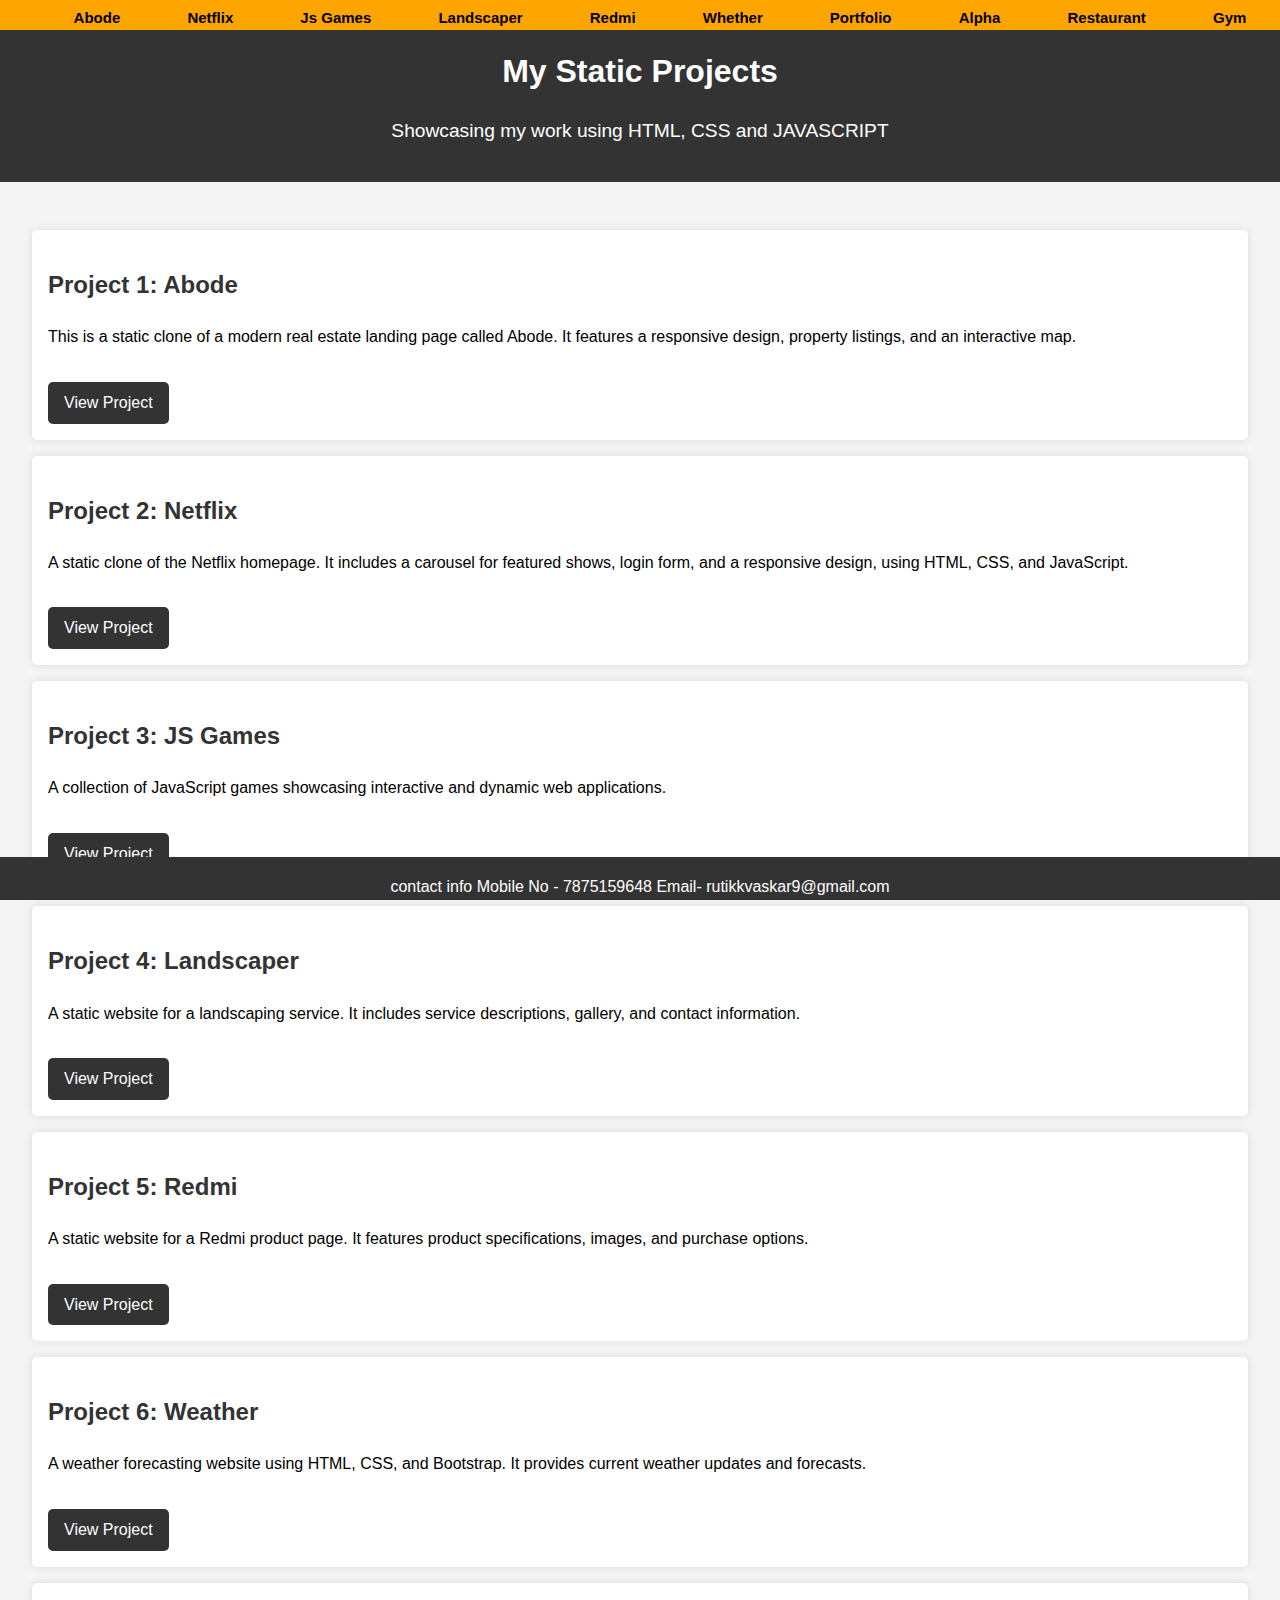
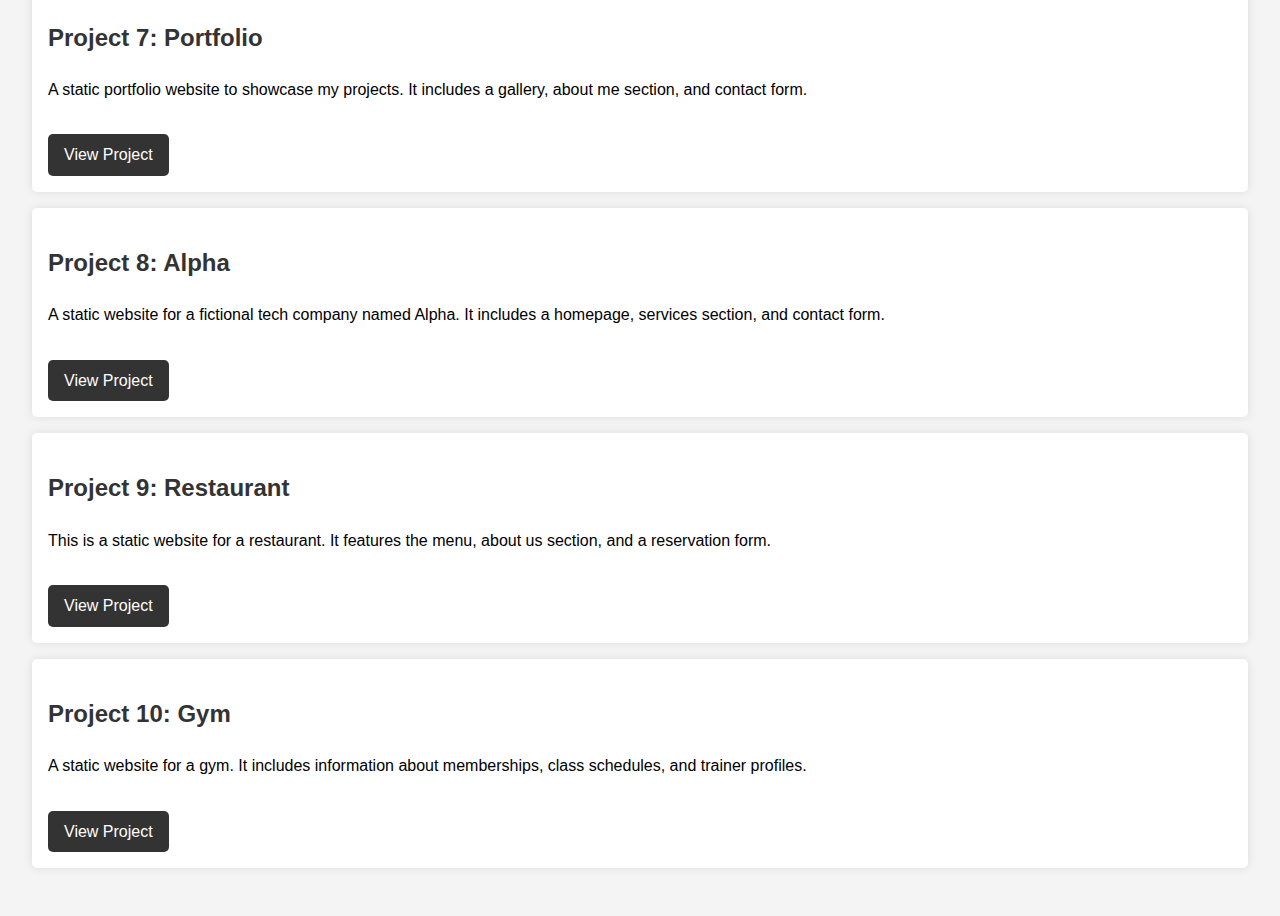
<file: index.html>
<!DOCTYPE html>
<html lang="en">

<head>
    <title>My Static Projects</title>
    <meta charset="UTF-8">
    <meta name="viewport" content="width=device-width, initial-scale=1">
    <link href="./style.css" rel="stylesheet">
    <link href="./style2.css" rel="stylesheet">
</head>

<body>
    <div class="super-navbar">
        <ul>
          
            <li><a href="./project abode/index.html">Abode</a></li>
            <li><a href="./project netflix -/index.html">Netflix</a></li>
            <li><a href="./combine_all/index.html">Js Games</a></li>
            <li><a href="./landscaper/index.html">Landscaper</a></li>
            <li><a href="./mi Website/task1.html">Redmi</a></li>
            <li><a href="./whether/index.html">Whether</a></li>
            <li><a href="./sample-portfolio/html.html">Portfolio</a></li>
            <li><a href="./Project alpha/alpha.html">Alpha</a></li>
            <li><a href="./burgur restaurant/index.html">Restaurant</a></li>
            <li><a href="./gym website/index.html">Gym</a></li>
        </ul>
    </div>
    <header>
        <h1>My Static Projects</h1>
        <p>Showcasing my work using HTML, CSS and JAVASCRIPT </p>
    </header>
    <main>
        <section>
            <h2>Project 1: Abode</h2>
            <p>This is a static clone of a modern real estate landing page called Abode. It features a responsive design, property listings, and an interactive map.</p>
            <a href="../project abode/index.html" class="btn">View Project</a>
        </section>
        <section>
            <h2>Project 2: Netflix</h2>
            <p>A static clone of the Netflix homepage. It includes a carousel for featured shows, login form, and a responsive design, using HTML, CSS, and JavaScript.</p>
            <a href="../project netflix -/index.html" class="btn">View Project</a>
        </section>
        <section>
            <h2>Project 3: JS Games</h2>
            <p>A collection of JavaScript games showcasing interactive and dynamic web applications.</p>
            <a href="../combine_all/index.html" class="btn">View Project</a>
        </section>
        <section>
            <h2>Project 4: Landscaper</h2>
            <p>A static website for a landscaping service. It includes service descriptions, gallery, and contact information.</p>
            <a href="../landscaper/index.html" class="btn">View Project</a>
        </section>
        <section>
            <h2>Project 5: Redmi</h2>
            <p>A static website for a Redmi product page. It features product specifications, images, and purchase options.</p>
            <a href="../mi Website/task1.html" class="btn">View Project</a>
        </section>
        <section>
            <h2>Project 6: Weather</h2>
            <p>A weather forecasting website using HTML, CSS, and Bootstrap. It provides current weather updates and forecasts.</p>
            <a href="../whether/index.html" class="btn">View Project</a>
        </section>
        <section>
            <h2>Project 7: Portfolio</h2>
            <p>A static portfolio website to showcase my projects. It includes a gallery, about me section, and contact form.</p>
            <a href="../sample-portfolio/html.html" class="btn">View Project</a>
        </section>
        <section>
            <h2>Project 8: Alpha</h2>
            <p>A static website for a fictional tech company named Alpha. It includes a homepage, services section, and contact form.</p>
            <a href="../Project alpha/alpha.html" class="btn">View Project</a>
        </section>
        <section>
            <h2>Project 9: Restaurant</h2>
            <p>This is a static website for a restaurant. It features the menu, about us section, and a reservation form.</p>
            <a href="../burgur restaurant/index.html" class="btn">View Project</a>
        </section>
        <section>
            <h2>Project 10: Gym</h2>
            <p>A static website for a gym. It includes information about memberships, class schedules, and trainer profiles.</p>
            <a href="../gym website/index.html" class="btn">View Project</a>
        </section>
    </main>
    <footer>
        <p>contact info Mobile No - 7875159648  Email- rutikkvaskar9@gmail.com </p>
    </footer>
</body>

</html>
</file>
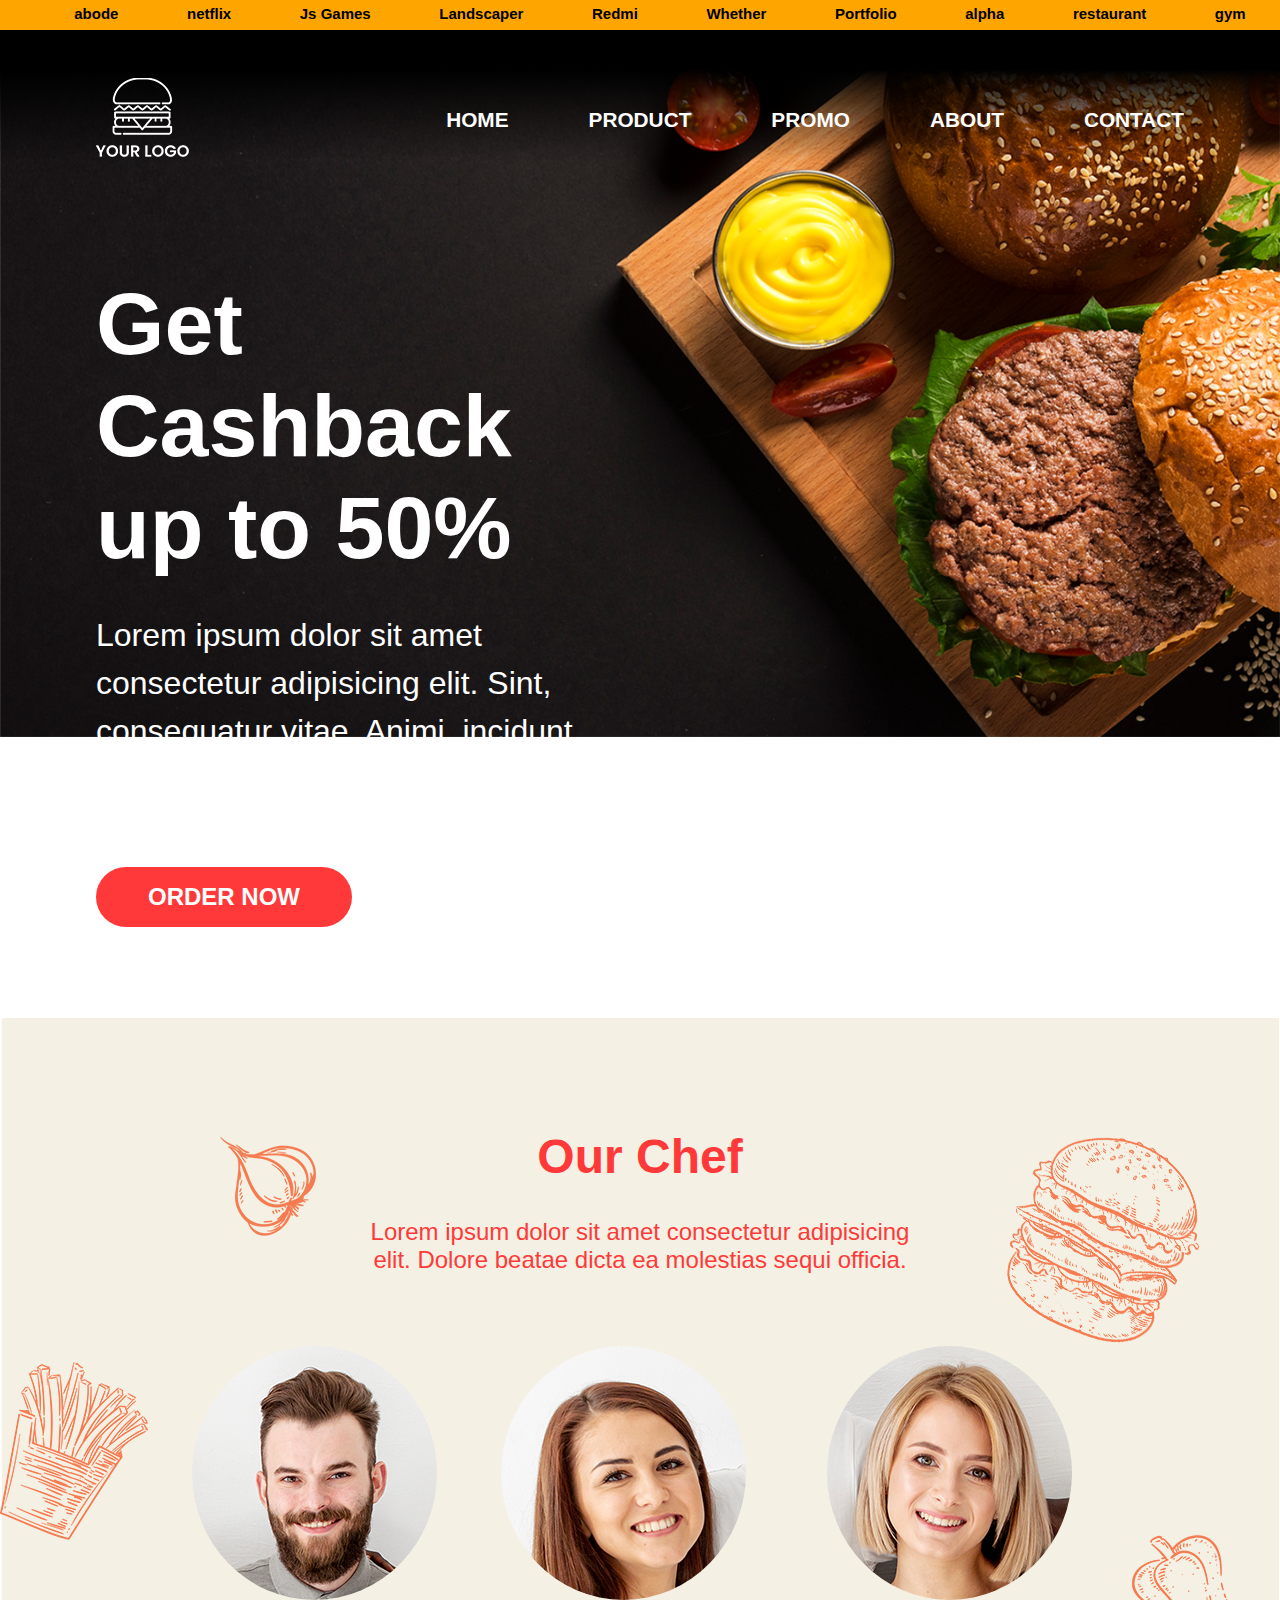
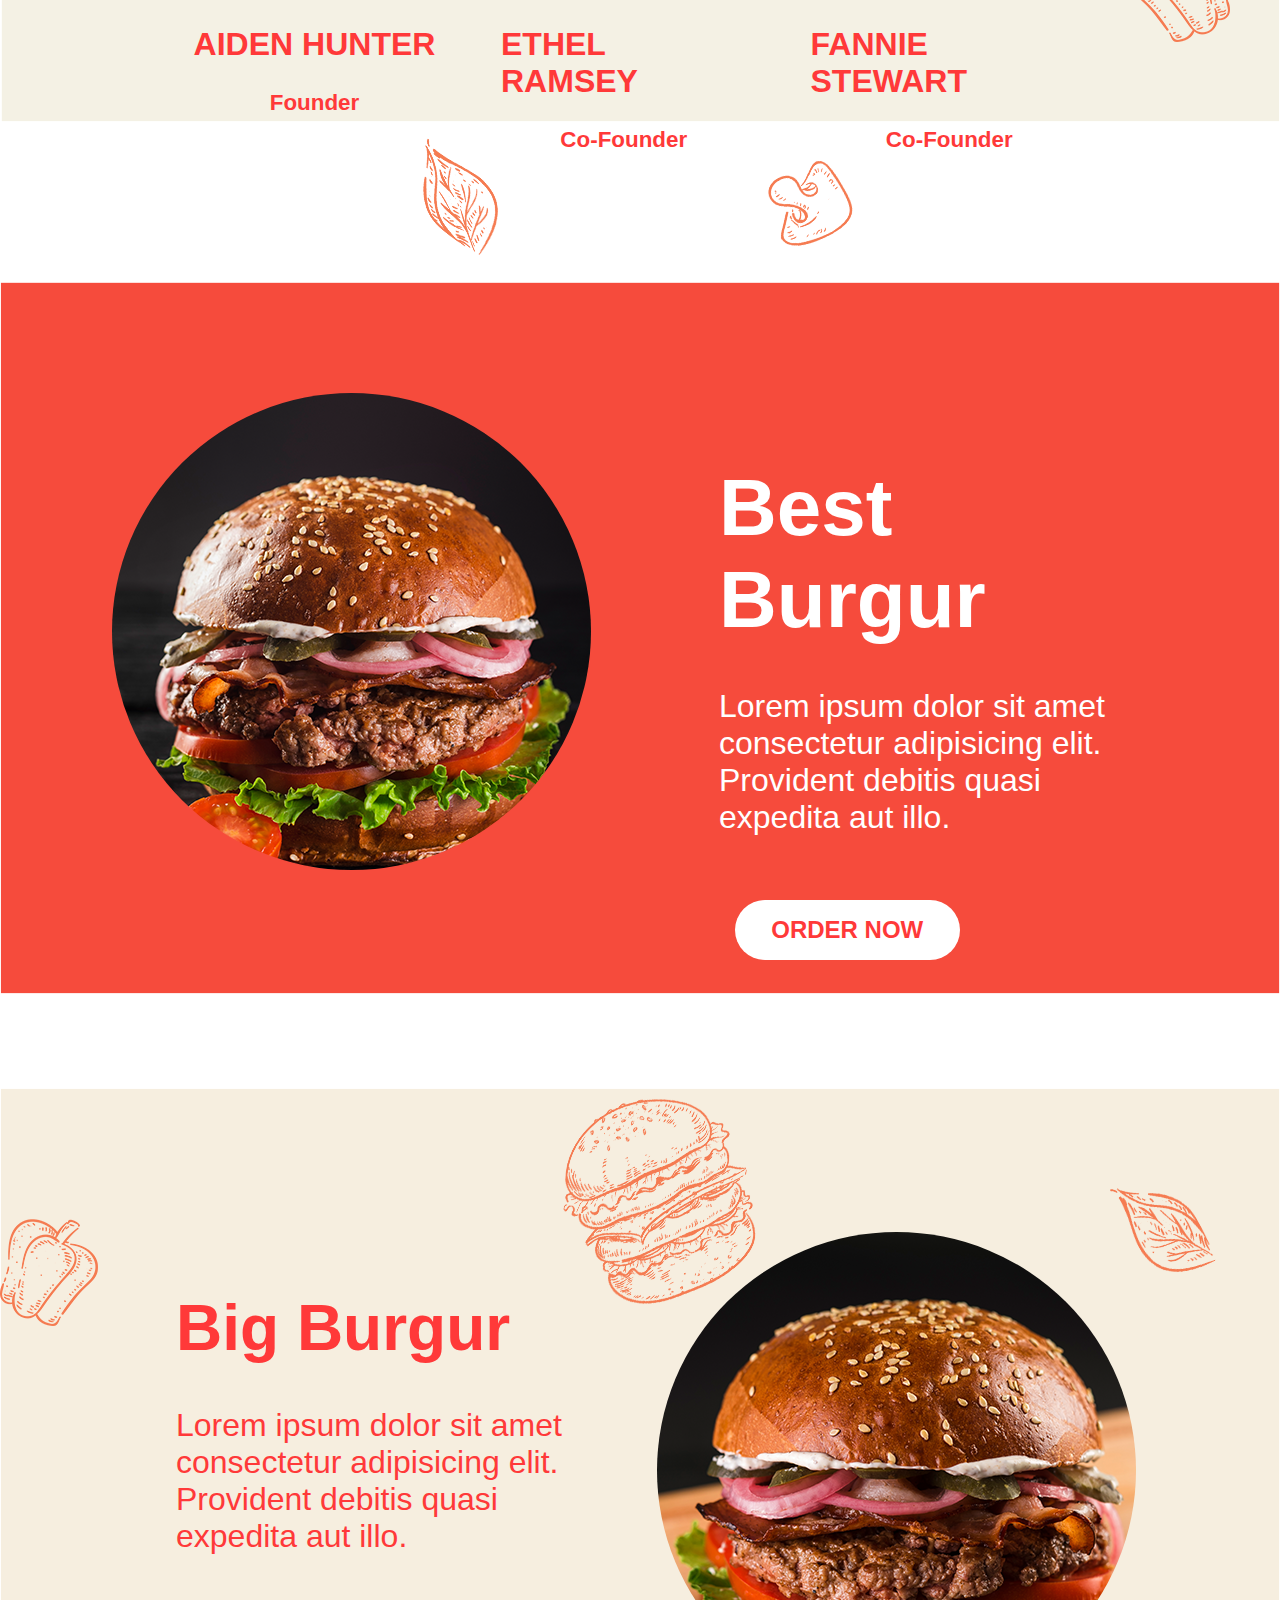
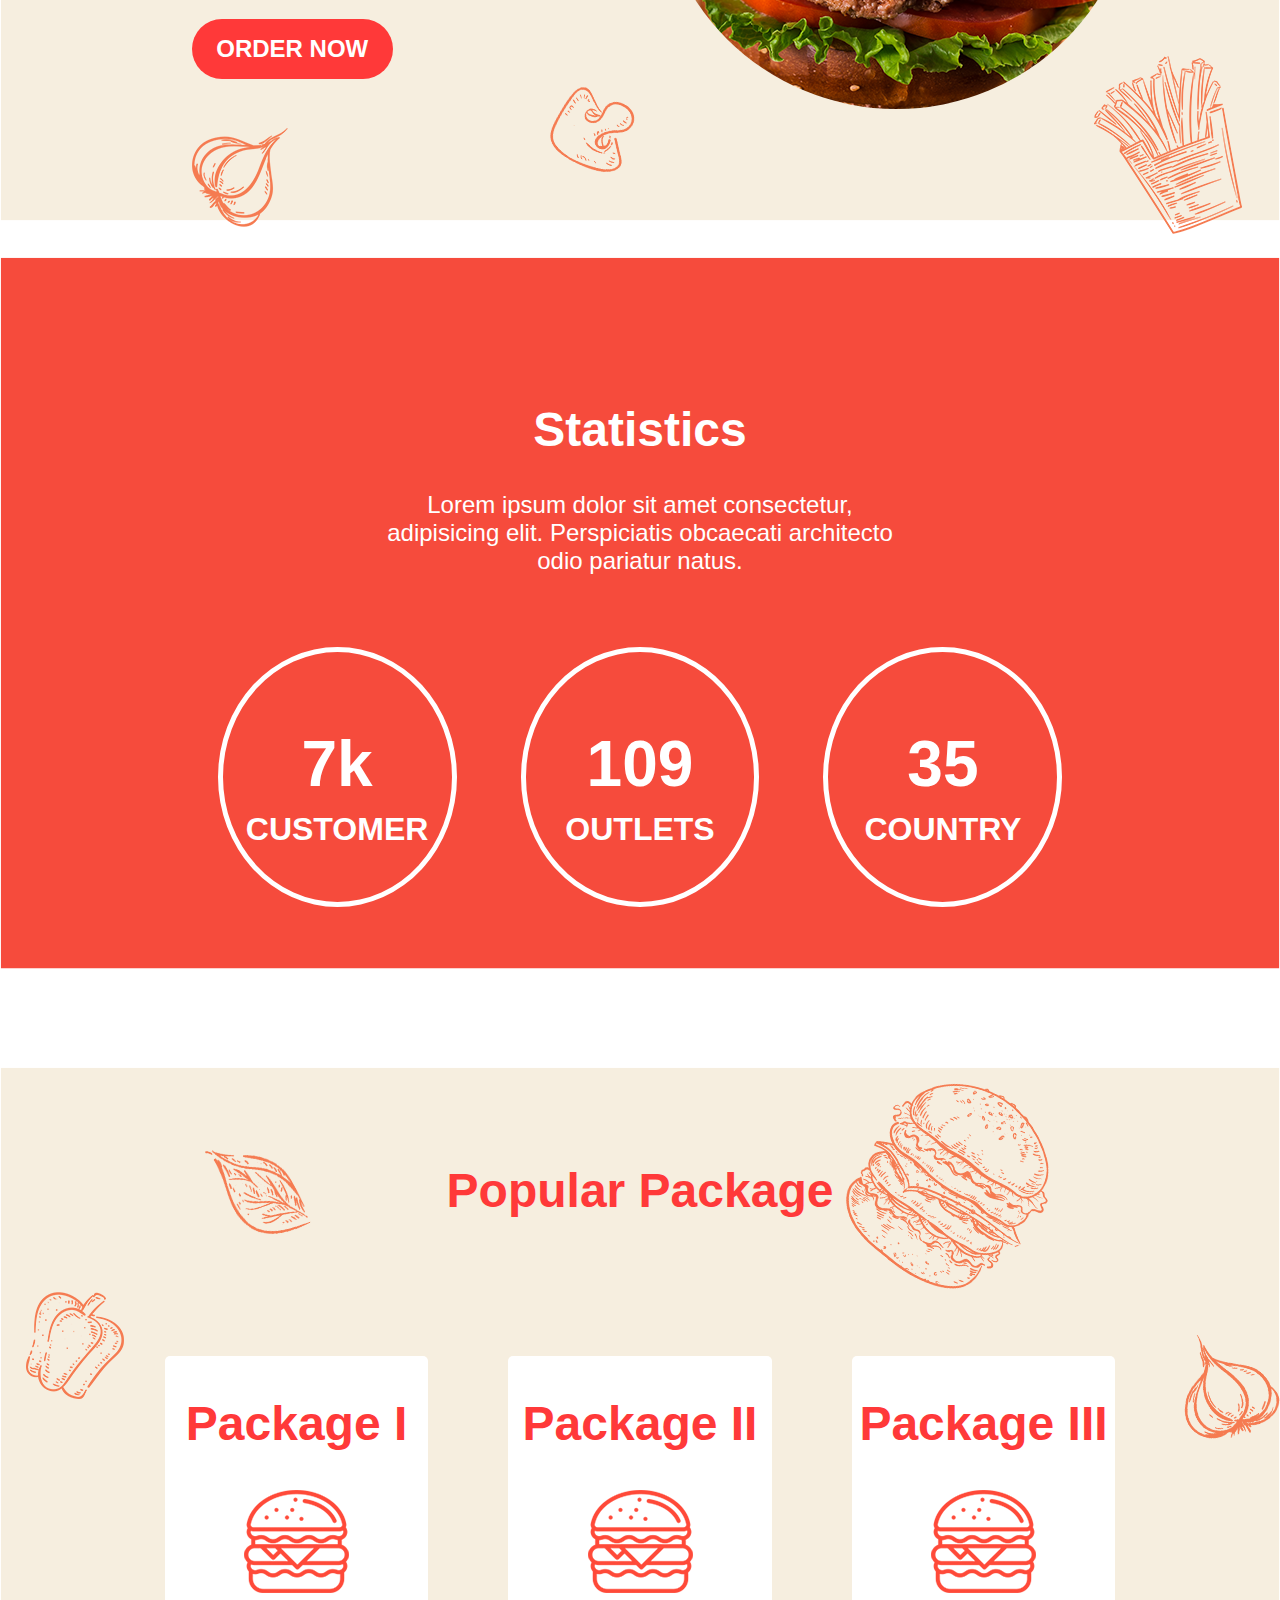
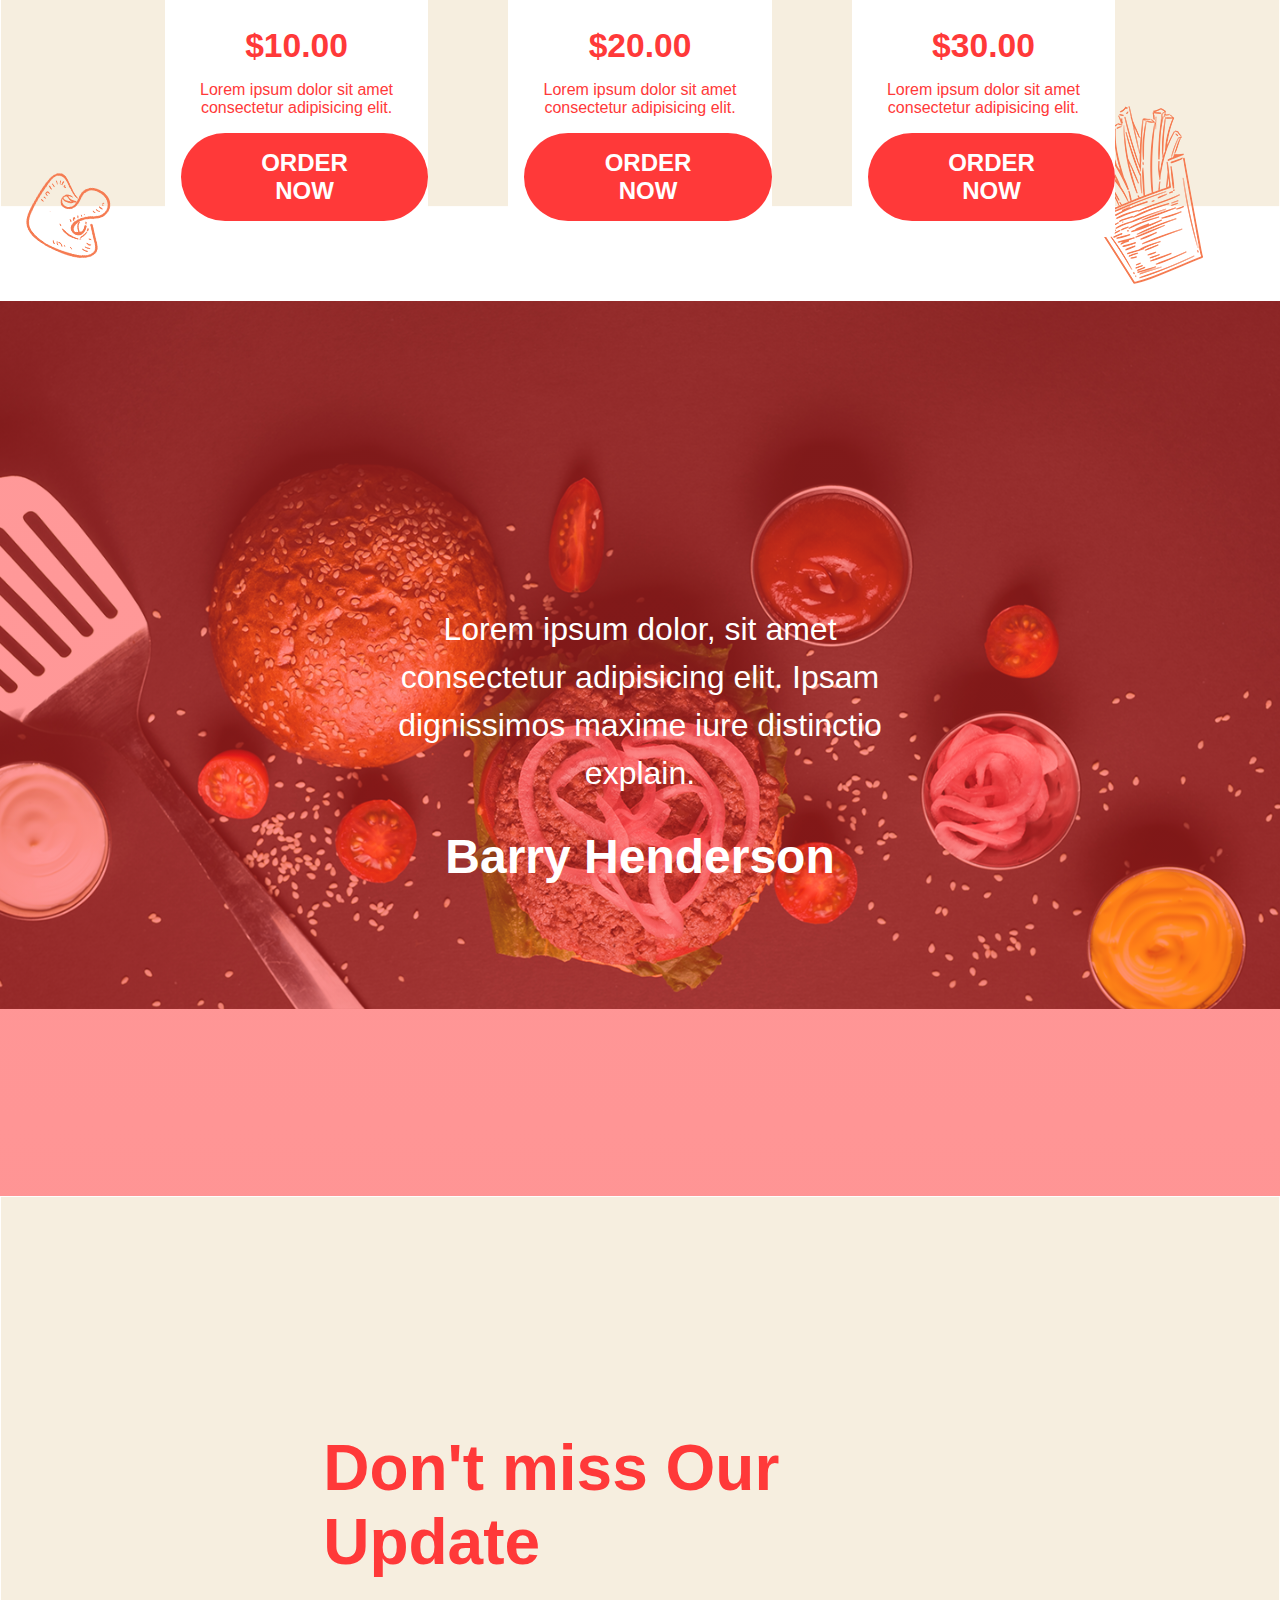
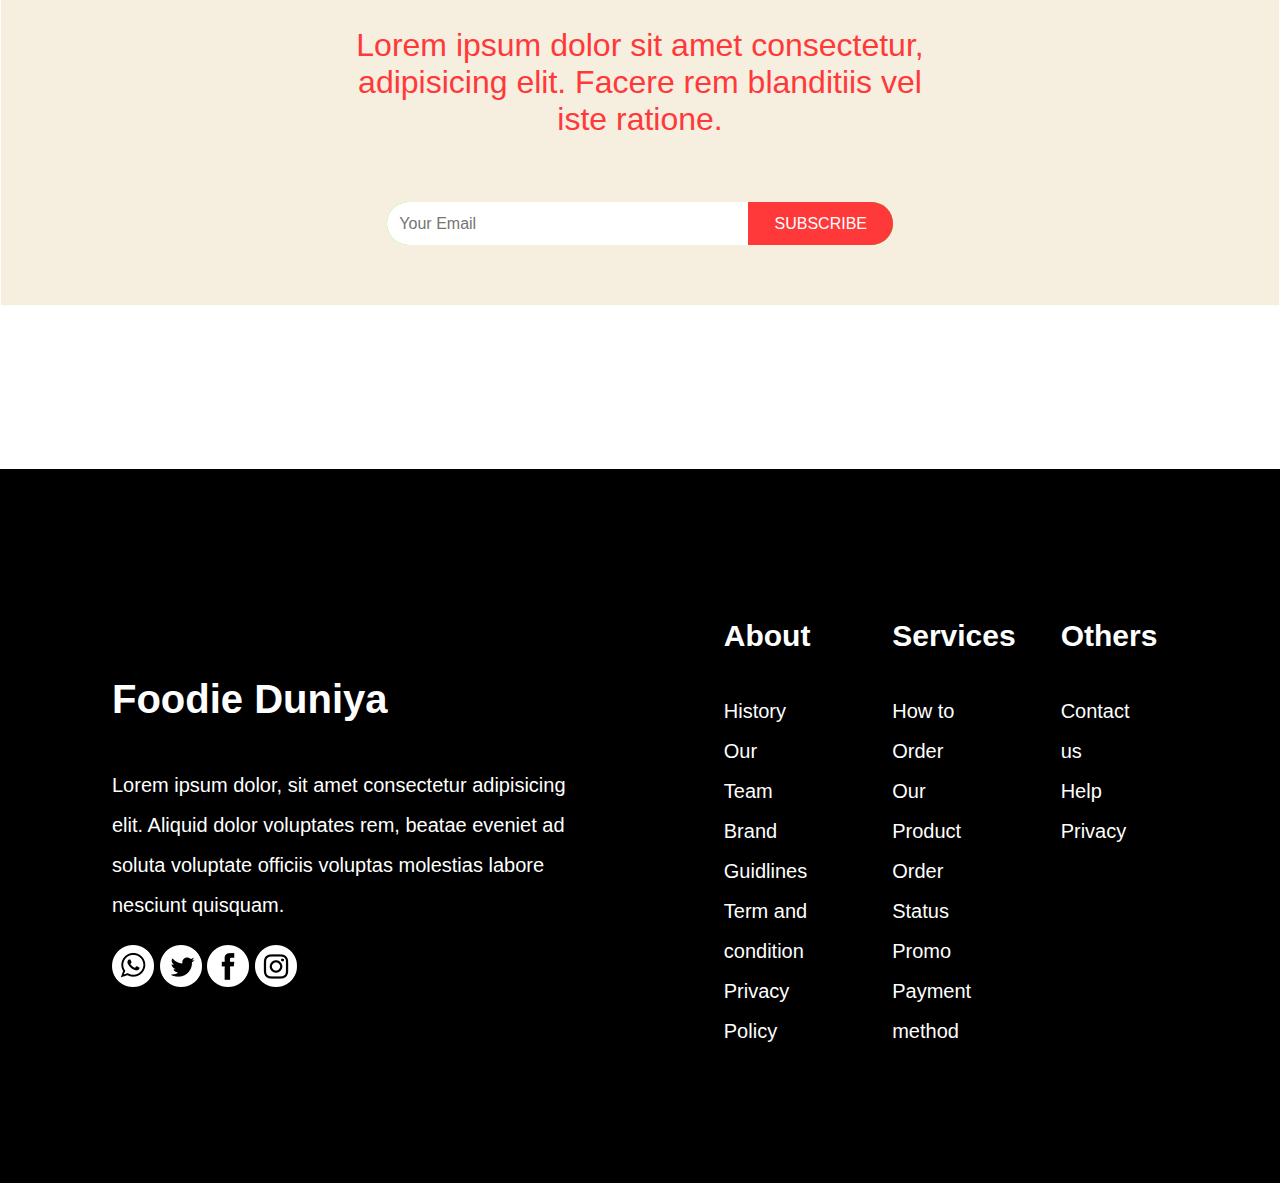
<file: burgur restaurant/index.html>
<!DOCTYPE html>
<html lang="en">

<head>
    <title></title>
    <meta charset="UTF-8">
    <meta name="viewport" content="width=device-width, initial-scale=1">
    <link href="./style.css" rel="stylesheet">
    <link href="../style.css" rel="stylesheet">
</head>

<body>
    <div class="super-navbar">
        <ul>
            <li><a href="../project abode/index.html">abode</a></li>
            <li><a href="../project netflix -/index.html">netflix</a></li>
            <li><a href="../combine_all/index.html">Js Games</a></li>
            <li><a href="../landscaper/index.html">Landscaper</a></li>
            <li><a href="../mi Website/task1.html">Redmi</a></li>
            <li><a href="../whether/index.html">Whether</a></li>
            <li><a href="../sample-portfolio/html.html">Portfolio</a></li>
            <li><a href="../Project alpha/alpha.html">alpha</a></li>
            <li><a href="../burgur restaurant/index.html">restaurant</a></li>
            <li><a href="../gym website/index.html">gym</a></li>
        </ul>
    </div>
    <section class='cont1'>
        <nav>
            <div class="left">
                <img src="./img/bg1-126.png" alt="">
            </div>
            <div class="right">
                <ul>
                    <li><a href="#">HOME</a></li>
                    <li><a href="#">PRODUCT</a></li>
                    <li><a href="#">PROMO</a></li>
                    <li><a href="#">ABOUT</a></li>
                    <li><a href="#">CONTACT</a></li>
                </ul>
            </div>

        </nav>
        <main class="container">
            <div class="main-container">
                <h1>Get Cashback up to 50%</h1>
                <p>Lorem ipsum dolor sit amet consectetur adipisicing elit. Sint, consequatur vitae. Animi, incidunt
                    illum!</p>
                <button type="button">ORDER NOW</button>
            </div>
        </main>

    </section>
    <section class="chef">
        <img src="./img/bg1-103.png" alt="" class="chef1 img-1">
        <img src="./img/bg1-99.png" alt="" class="chef1 img-2">
        <img src="./img/bg1-100.png" alt="" class="chef1 img-3">
        <img src="./img/bg1-98.png" alt="" class="chef1 img-4">
        <img src="./img/bg1-102.png" alt="" class="chef1 img-5">
        <img src="./img/bg1-101.png" alt="" class="chef1 img-6">
        <main class="chef-cont">
            <h1>Our Chef</h1>
            <p>Lorem ipsum dolor sit amet consectetur adipisicing elit. Dolore beatae dicta ea molestias sequi officia.
            </p>
            <div class="sub-cont">
                <div class="chef-card">
                    <img src="./img/bg1-107.png" alt="">
                    <h2>AIDEN HUNTER</h2>
                    <h4>Founder</h4>
                </div>
                <div class="chef-card">
                    <img src="./img/bg1-111.png" alt="">
                    <h2>ETHEL RAMSEY</h2>
                    <h4>Co-Founder</h4>
                </div>
                <div class="chef-card">
                    <img src="./img/bg1-115.png" alt="">
                    <h2>FANNIE STEWART</h2>
                    <h4>Co-Founder</h4>
                </div>
            </div>
        </main>
    </section>
    <section class="best-burgur">

        <main class="best-burgur-cont">
            <div class="left">
                <img src="./img/bg1-92.png" alt="">
            </div>
            <div class="right">
                <h1>Best Burgur</h1>
                <p>Lorem ipsum dolor sit amet consectetur adipisicing elit. Provident debitis quasi expedita aut illo.
                </p>
                <button>ORDER NOW</button>
            </div>
        </main>
    </section>
    <section class="big-burgur">
        <img src="./img/bg1-83.png" alt="" class="b-burgur b-img-1">
        <img src="./img/bg1-78.png" alt="" class="b-burgur b-img-2">
        <img src="./img/bg1-81.png" alt="" class="b-burgur b-img-3">
        <img src="./img/bg1-80.png" alt="" class="b-burgur b-img-4">
        <img src="./img/bg1-82.png" alt="" class="b-burgur b-img-5">
        <img src="./img/bg1-79.png" alt="" class="b-burgur b-img-6">
        <main class="big-burgur-cont">
            <div class="left">
                <h1>Big Burgur</h1>
                <p>Lorem ipsum dolor sit amet consectetur adipisicing elit. Provident debitis quasi expedita aut illo.
                </p>
                <button>ORDER NOW</button>
            </div>
            <div class="right">
                <img src="./img/bg1-85.png" alt="">
            </div>
        </main>
    </section>
    <section class="statistics">
        <main class="stat-cont">
            <h1>Statistics</h1>
            <p>Lorem ipsum dolor sit amet consectetur, adipisicing elit. Perspiciatis obcaecati architecto odio pariatur
                natus.</p>
            <div class="sub-cont1">
                <div class="stat-card">
                    <h2>7k</h2>
                    <h3>CUSTOMER</h3>
                </div>
                <div class="stat-card">
                    <h2>109</h2>
                    <h3>OUTLETS</h3>
                </div>
                <div class="stat-card">
                    <h2>35</h2>
                    <h3>COUNTRY</h3>
                </div>
            </div>
        </main>
    </section>
    <section class="package">
        <img src="./img/bg1-31.png" alt="" class="b-package p-img-1">
        <img src="./img/bg1-32.png" alt="" class="b-package p-img-2">
        <img src="./img/bg1-33.png" alt="" class="b-package p-img-3">
        <img src="./img/bg1-34.png" alt="" class="b-package p-img-4">
        <img src="./img/bg1-35.png" alt="" class="b-package p-img-5">
        <img src="./img/bg1-36.png" alt="" class="b-package p-img-6">
        <main class="package-cont">
            <h1>Popular Package</h1>
            <div class="sub-cont2">
                <div class="package-card">
                    <h2>Package I</h2>
                    <img src="./img/bg1-57.png" alt="">
                    <h3>$10.00</h3>
                    <p>Lorem ipsum dolor sit amet consectetur adipisicing elit.</p>
                    <button>ORDER NOW</button>
                </div>
                <div class="package-card">
                    <h2>Package II</h2>
                    <img src="./img/bg1-57.png" alt="">
                    <h3>$20.00</h3>
                    <p>Lorem ipsum dolor sit amet consectetur adipisicing elit.</p>
                    <button>ORDER NOW</button>
                </div>
                <div class="package-card">
                    <h2>Package III</h2>
                    <img src="./img/bg1-57.png" alt="">
                    <h3>$30.00</h3>
                    <p>Lorem ipsum dolor sit amet consectetur adipisicing elit.</p>
                    <button>ORDER NOW</button>
                </div>
            </div>
        </main>
    </section>
    <section class="qoutes">
        <main class="qoutes-cont">
            <div class="sub-cont-q">
                <p>Lorem ipsum dolor, sit amet consectetur adipisicing elit. Ipsam dignissimos maxime iure distinctio
                    explain.</p>
                <h2>Barry Henderson</h2>
            </div>
        </main>
    </section>
    <section class="subscribe">
        <main class="subscribe-cont">
            <div class="sub-cont-s">
                <h1>Don't miss Our Update</h1>
                <p>Lorem ipsum dolor sit amet consectetur, adipisicing elit. Facere rem blanditiis vel iste ratione.</p>
                <p class="form"><input type="email" placeholder="Your Email"><button type="button">SUBSCRIBE</button>
                </p>
            </div>
        </main>
    </section>
    <footer>
        <div class="left-footer">
            <h1>Foodie Duniya</h1>
            <p>Lorem ipsum dolor, sit amet consectetur adipisicing elit. Aliquid dolor voluptates rem, beatae eveniet ad
                soluta voluptate officiis voluptas molestias labore nesciunt quisquam.</p>
            <p><img src="./img/bg1-10.png" alt="">
                <img src="./img/bg1-11.png" alt="">
                <img src="./img/bg1-12.png" alt="">
                <img src="./img/bg1-13.png" alt="">
        </div>
        <div class="right-footer">
            <div>
                <ul>
                    <h2>About</h2>
                    <li>History</li>
                    <li>Our Team</li>
                    <li>Brand Guidlines</li>
                    <li>Term and condition</li>
                    <li>Privacy Policy</li>
                </ul>
            </div>
            <div>
                <ul>
                    <h2>Services</h2>
                    <li>How to Order</li>
                    <li>Our Product</li>
                    <li>Order Status</li>
                    <li>Promo</li>
                    <li>Payment method</li>
                </ul>
            </div>
            <div>
                <ul>
                    <h2>Others</h2>
                    <li>Contact us</li>
                    <li>Help</li>
                    <li>Privacy</li>
                </ul>
            </div>
        </div>
    </footer>
</body>

</html>
</file>
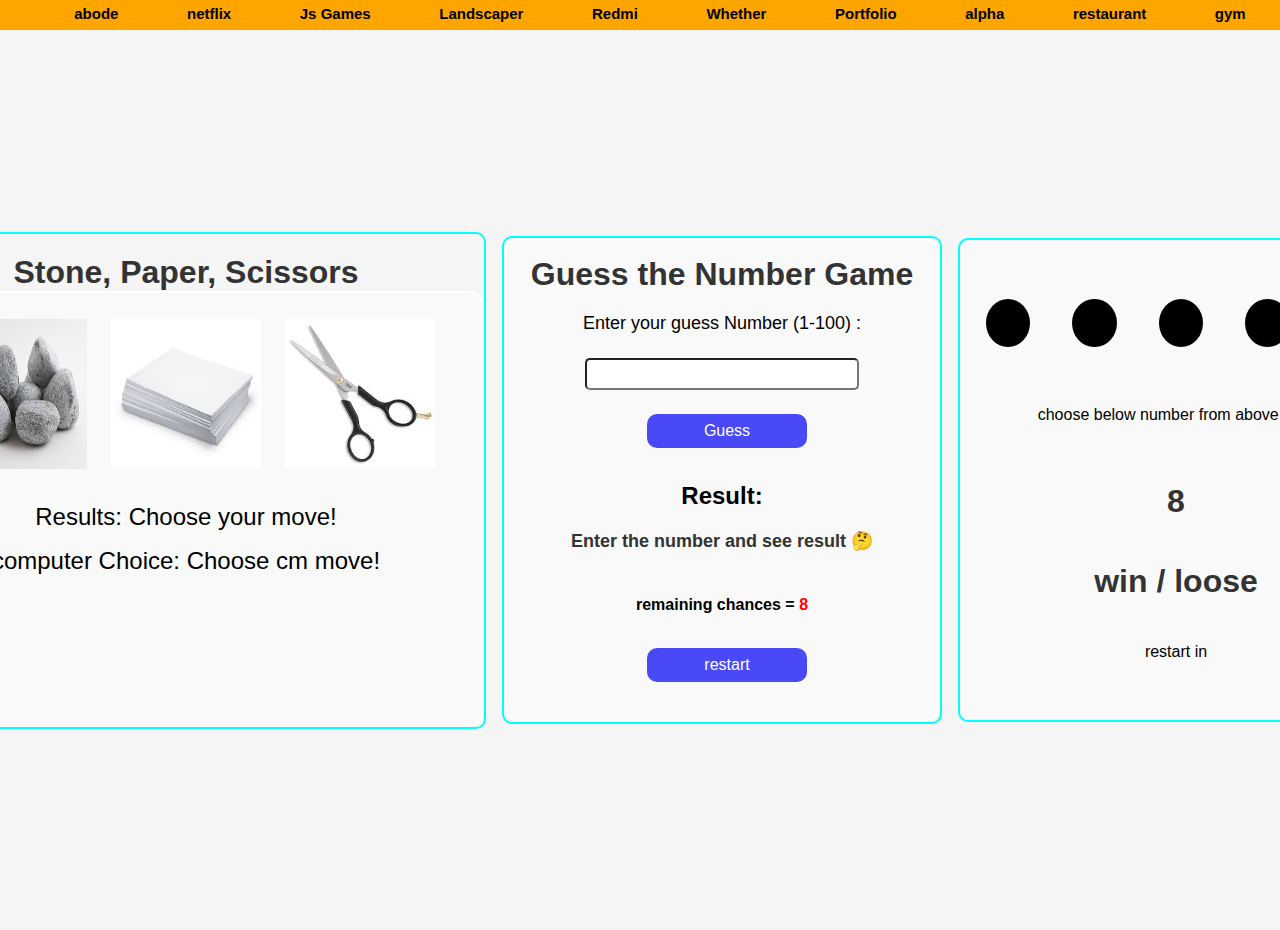
<file: combine_all/index.html>
<!DOCTYPE html>
<html lang="en">

<head>
    <title>js Games</title>
    <meta charset="UTF-8">
    <meta name="viewport" content="width=device-width, initial-scale=1">
    <link rel="stylesheet" href="../style.css">
    <link href="./style-guess.css" rel="stylesheet">
    <link href="./spc.css" rel="stylesheet">
    <link href="./select.css" rel="stylesheet">
</head>

<body>
    <div class="super-navbar">
        <ul>
            <li><a href="../project abode/index.html">abode</a></li>
            <li><a href="../project netflix -/index.html">netflix</a></li>
            <li><a href="../combine_all/index.html">Js Games</a></li>
            <li><a href="../landscaper/index.html">Landscaper</a></li>
            <li><a href="../mi Website/task1.html">Redmi</a></li>
            <li><a href="../whether/index.html">Whether</a></li>
            <li><a href="../sample-portfolio/html.html">Portfolio</a></li>
            <li><a href="../Project alpha/alpha.html">alpha</a></li>
            <li><a href="../burgur restaurant/index.html">restaurant</a></li>
            <li><a href="../gym website/index.html">gym</a></li>
        </ul>
    </div>
   <div class="main-body">
    <div id="stone-paper-sci">
        <h1>Stone, Paper, Scissors</h1>
        <div class="game-container">
            <div class="image-container">
                <img src="./719mywMBUJL.jpg" onclick="selectChoice('stone')" alt="Stone">
                <img src="./download.jpg" onclick="selectChoice('paper')" alt="Paper">
                <img src="./scissor.jpg " onclick="selectChoice('scissors')" alt="Scissors">
            </div>
            <div class="result">
                <span>Results: <p id="result-text">Choose your move!</p></span>
                <span>computer Choice: <p id="cc">Choose cm move!</p></span>
            </div>
        </div>

    </div>
    <div id="guess-number">
        <div class="main">
            <h1>Guess the Number Game</h1>
            <div id="container">

                <label for="guess-input">Enter your guess Number (1-100) :</label>
                <input type="number" id="guess-input">

                <span>
                    <button id="guess-button">Guess</button>
                </span>
                <h2 class="result-div">Result: <p id="result-message">Enter the number and see result 🤔</p>
                </h2>

                <h4>remaining chances = <span id="chances">8</span></h4>
                <button type="reset" id="guess-restart">restart</button>
            </div>
        </div>
    </div>
    <div class="select-card">
        <div class="body">
            <button class="button" onclick="showNumber(event , 'active')" id="btn1">
                5
            </button>
            <button class="button" onclick="showNumber(event , 'active')" id="btn2">
                6
            </button>
            <button class="button" onclick="showNumber(event , 'active')" id="btn3">
                10
            </button>
            <button class="button" onclick="showNumber(event , 'active')" id="btn4">
                9
            </button>
            <button class="button" onclick="showNumber(event , 'active')" id="btn5">
                4
            </button>
        </div>
    
        <p>choose below number from above card</p>
        <h1>

            <div id="number-auto"> </div>
        </h1>
        <h1>
        <div id="resultMessage1"> win / loose</div>
    </h1>
        <div id="resultMessage"> restart in </div>
    </div>
   </div>
    <script src="guess.js"></script>
    <script src="spc.js"></script>
    <script src="select.js"></script>
</body>

</html>
</file>
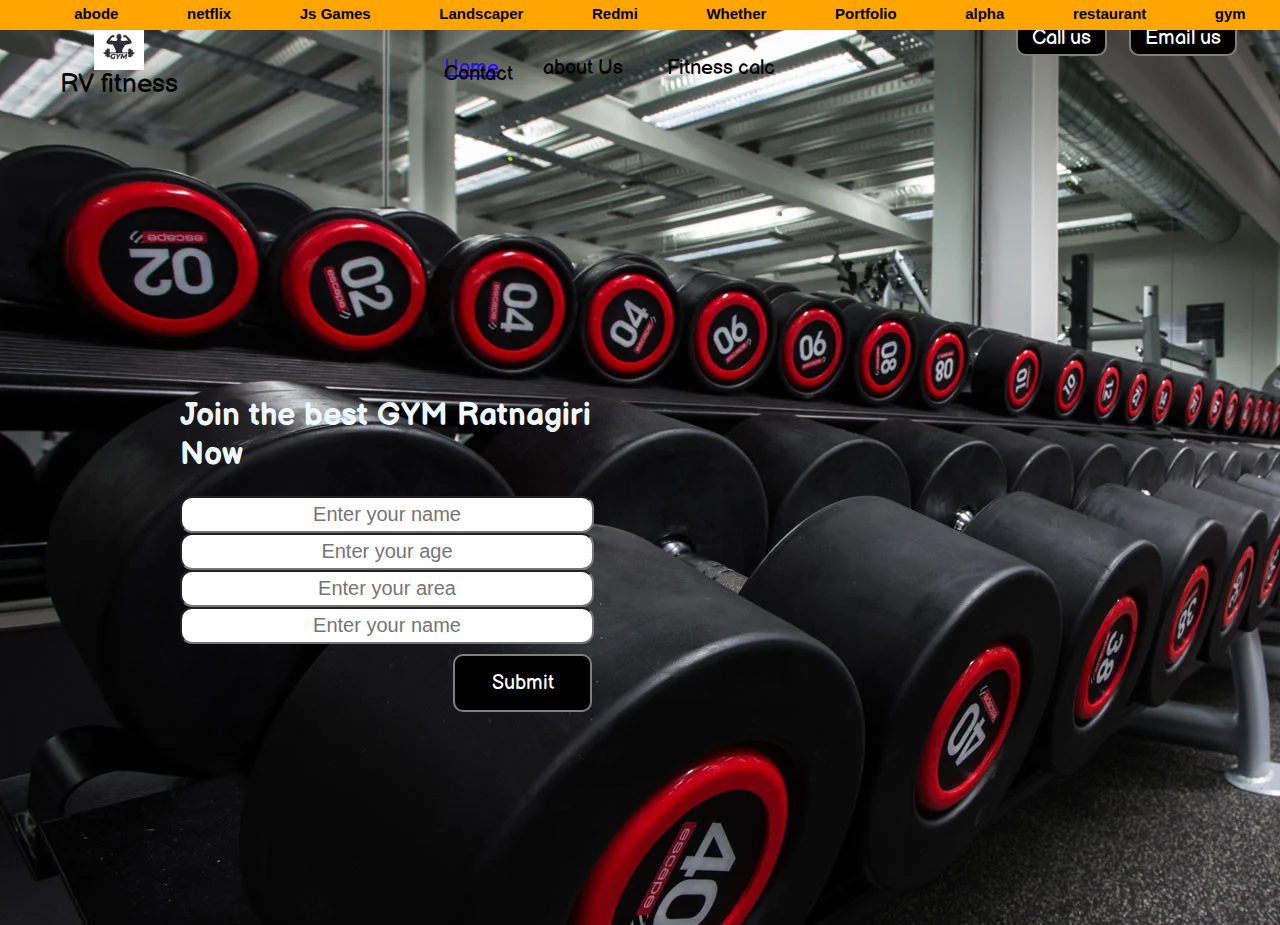
<file: gym website/index.html>
<!DOCTYPE html>
<html lang="en">

<head>
    <meta charset="UTF-8">
    <meta http-equiv="X-UA-Compatible" content="IE=edge">
    <meta name="viewport" content="width=device-width, initial-scale=1.0">
    <link rel="stylesheet" href="style1.css">
    <link rel="stylesheet" href="../style.css">
    <title>RV gym</title>
</head>
<link href="https://fonts.googleapis.com/css2?family=Balsamiq+Sans&display=swap" rel="stylesheet">

<body>
    <div class="super-navbar">
        <ul>
            <li><a href="../project abode/index.html">abode</a></li>
            <li><a href="../project netflix -/index.html">netflix</a></li>
            <li><a href="../combine_all/index.html">Js Games</a></li>
            <li><a href="../landscaper/index.html">Landscaper</a></li>
            <li><a href="../mi Website/task1.html">Redmi</a></li>
            <li><a href="../whether/index.html">Whether</a></li>
            <li><a href="../sample-portfolio/html.html">Portfolio</a></li>
            <li><a href="../Project alpha/alpha.html">alpha</a></li>
            <li><a href="../burgur restaurant/index.html">restaurant</a></li>
            <li><a href="../gym website/index.html">gym</a></li>
        </ul>
    </div>
    <header class="header">
        <div class="left">
            <!-- left box logo -->
            <img src="img/logo.jpeg" alt="">
            <div>RV fitness</div>
        </div>
        <div class="mid">
            <!-- mid box for navbar -->

            <ul class="navbar">
                <li><a href="#" class="active">Home</a> </li>
                <li><a href="#">about Us</a> </li>
                <li><a href="#">Fitness calc</a></li>
                <li><a href="#">Contact</a> </li>
            </ul>
        </div>
        <div class="right">
            <!-- right box for  button -->
            <button class="btn">Call us</button>
            <button class="btn">Email us</button>
        </div>
    </header>
    <div class="container">
        <h1>Join the best GYM Ratnagiri Now </h1>
        <form action="no action.php">
            <div class="form-group">
                <input type="text" name="" placeholder="Enter your name">
            </div>
            <div class="form-group">
                <input type="text" name="" placeholder="Enter your age">
            </div>
            <div class="form-group">
                <input type="text" name="" placeholder="Enter your area">
            </div>
            <div class="form-group">
                <input type="text" name="" placeholder="Enter your name">
            </div>
            <button class="btn">Submit</button>
        </form>
    </div>
</body>

</html>
</file>
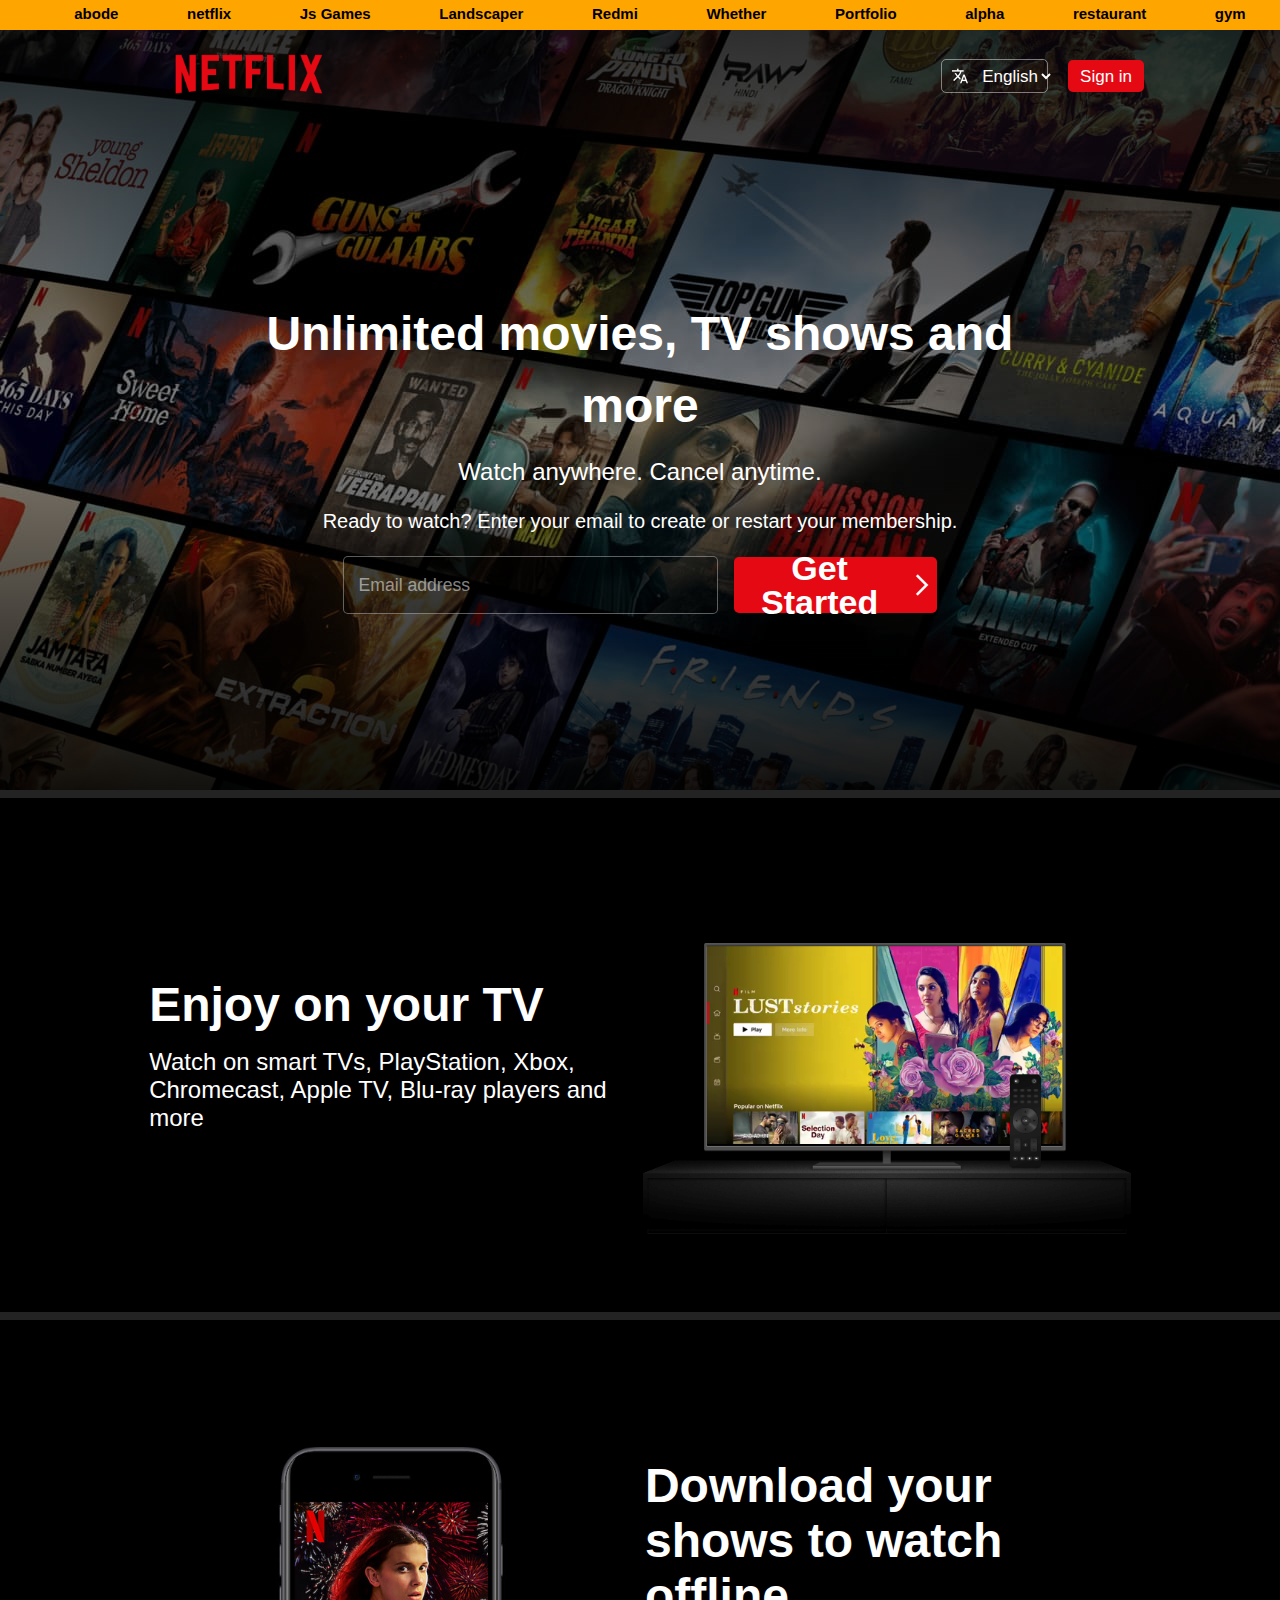
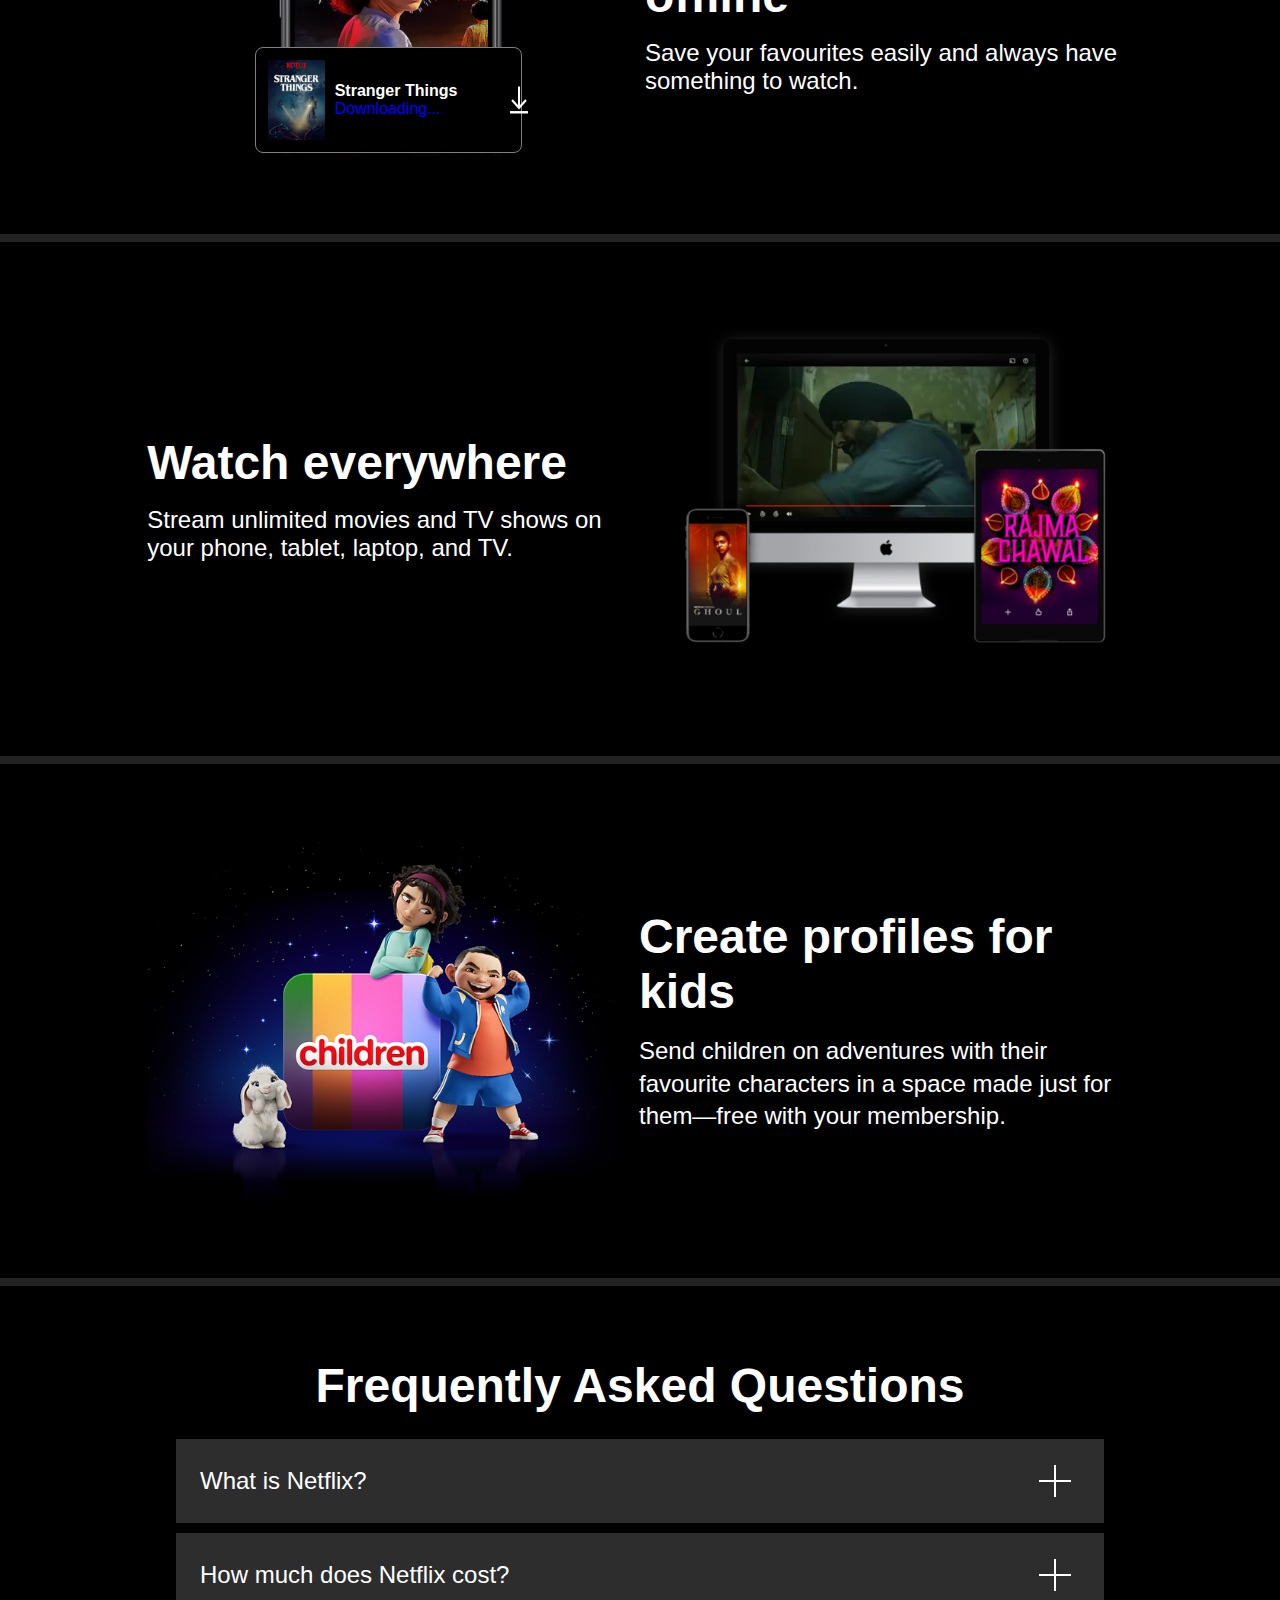
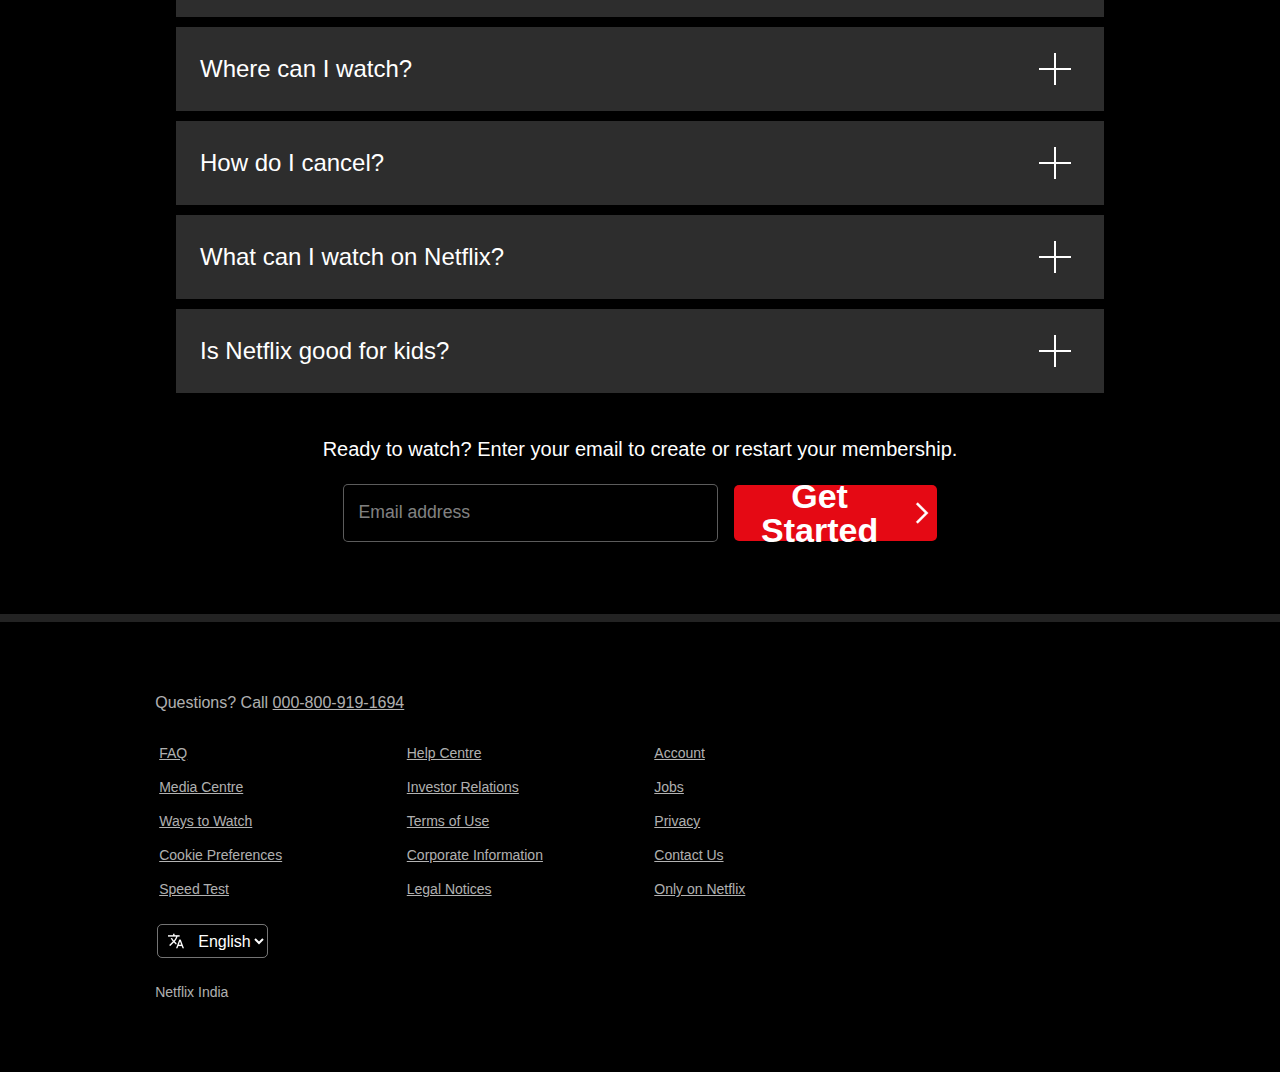
<file: project netflix -/index.html>
<!DOCTYPE html>
<html lang="en">

<head>
    <title>Netflix India – Watch TV Shows Online, Watch Movies Online</title>
    <meta charset="UTF-8">
    <meta name="viewport" content="width=device-width, initial-scale=1">
    <link href="./style.css" rel="stylesheet">
    <link href="../style.css" rel="stylesheet">
    <link rel="shortcut icon" href="https://assets.nflxext.com/us/ffe/siteui/common/icons/nficon2023.ico"
        type="image/x-icon">
</head>

<body>
    <div class="super-navbar">
        <ul>
            <li><a href="../project abode/index.html">abode</a></li>
            <li><a href="../project netflix -/index.html">netflix</a></li>
            <li><a href="../combine_all/index.html">Js Games</a></li>
            <li><a href="../landscaper/index.html">Landscaper</a></li>
            <li><a href="../mi Website/task1.html">Redmi</a></li>
            <li><a href="../whether/index.html">Whether</a></li>
            <li><a href="../sample-portfolio/html.html">Portfolio</a></li>
            <li><a href="../Project alpha/alpha.html">alpha</a></li>
            <li><a href="../burgur restaurant/index.html">restaurant</a></li>
            <li><a href="../gym website/index.html">gym</a></li>
        </ul>
    </div>
    <nav>
        <div id="logo">
            <img src="./img/netflix-logo-png-large.png" alt="">
        </div>
        <div id="nav-cont-2">
            <div id="lang-nav">
                <img src="./img/translate.png" alt="">
                <select id="22a39c344164f" name="LanguageSelect" data-uia="language-picker-header">
                    <option selected lang="en" label="English" value="en-IN">English</option>
                    <option lang="hi" label="हिन्दी" value="hi-IN">हिन्दी</option>
                </select>
            </div>
            <button id="btn">Sign in</button>
        </div>
    </nav>

    
    <section id="main">
        <div id="main-div1">
            <div id="main-div-text">
                <h1>Unlimited movies, TV shows and more</h1>
                <p>Watch anywhere. Cancel anytime.</p>
            </div>
            <div>
                <form action="">
                    <h3>Ready to watch? Enter your email to create or restart your membership.</h3>
                    <div>
                        <div id="input-email"><input type="email" placeholder="Email address" required></div>
                        <button>
                            <h1>Get Started</h1>
                            <img src="./img/icons8-greater-than-96.png" alt="img">
                        </button>
                    </div>
                </form>
            </div>
        </div>
    </section>



    <section id="cont1">
        <div class="tv-cont">
            <div id="enjoy">
                <h2>Enjoy on your TV</h2>
                <p>Watch on smart TVs, PlayStation, Xbox, Chromecast, Apple TV, Blu-ray players and more</p>
            </div>
            <div id="tv">
                <img src="./img/tv.png" alt="">
                <video src="./img/video-tv-.m4v" autoplay muted loop>
                </video>
            </div>
        </div>
    </section>


    <section id="cont2">
        <div id="cont2-img">
            <div id="cont2-mob">
                <img src="./img/mobile-0819.jpg" alt="mobile">
                <div id="cont2-label-div">
                    <img src="./img/boxshot.png" alt="">
                    <div>
                        <p id="p1">Stranger Things</p>
                        <p id="p2">Downloading...</p>
                    </div>
                    <img src="./img/icons8-download-64.png" alt="" id="img2">
                </div>
            </div>
            <div id="cont2-text">
                <h1>Download your shows to watch offline</h1>
                <p>Save your favourites easily and always have something to watch.</p>
            </div>
        </div>
    </section>


    <section id="cont3">
        <div class="tv-cont3">
            <div id="enjoy3">
                <h2>Watch everywhere</h2>
                <p>Stream unlimited movies and TV shows on your phone, tablet, laptop, and TV.</p>
            </div>
            <div id="tv3">
                <img src="./img/device-pile-in.png" alt="">
                <video src="./img/video-devices-in.m4v" autoplay muted loop> </video>
            </div>
        </div>
    </section>
    <section id="cont4">
        <div id="cont4-img">
            <div id="cont4-mob">
                <img src="./img//childern.png" alt="mobile">
            </div>
            <div id="cont4-text">
                <h2>Create profiles for kids</h2>
                <p>Send children on adventures with their favourite characters in a space made just for them—free with
                    your membership.</p>
            </div>
        </div>
    </section>


    <section id="cont5">
        <div id="cont5-img">
            <h1>Frequently Asked Questions</h1>
            <div id="cont5-questions">
                <ul>
                    <li>
                        <h3>
                            <button onclick="toggleClass()">
                                <span>What is Netflix? </span>
                                <img id="img1" class="rotate-img1" src="./img/icons8-plus-50.png" alt="">
                            </button>
                        </h3>
                        <div id="li1" class="cont5-text">
                            <span>
                                Netflix is a streaming service that offers a wide variety of award-winning TV shows,
                                movies, anime, documentaries and more – on thousands of internet-connected devices.
                                <br><br>
                                You can watch as much as you want, whenever you want, without a single ad – all for one
                                low monthly price. There's always something new to discover, and new TV shows and movies
                                are added every week!
                            </span>
                        </div>
                    </li>
                    <li>
                        <h3>
                            <button onclick="toggleClass2()">
                                <span>How much does Netflix cost? </span>
                                <img id="img7" class="rotate-img7" src="./img/icons8-plus-50.png" alt="">
                            </button>
                        </h3>
                        <div id="li2" class="cont5-text2">
                            <span>
                                Watch Netflix on your smartphone, tablet, Smart TV, laptop, or streaming device, all for
                                one fixed monthly fee. Plans range from ₹149 to ₹649 a month. No extra costs, no
                                contracts.
                            </span>
                        </div>
                    </li>
                    <li>
                        <h3>
                            <button onclick="toggleClass3()">
                                <span>Where can I watch? </span>
                                <img id="img3" class="rotate-img3" src="./img/icons8-plus-50.png" alt="">
                            </button>
                        </h3>
                        <div id="li3" class="cont5-text3">
                            <span>
                                Watch anywhere, anytime. Sign in with your Netflix account to watch instantly on the web
                                at netflix.com from your personal computer or on any internet-connected device that
                                offers the Netflix app, including smart TVs, smartphones, tablets, streaming media
                                players and game consoles.
                                <br><br>
                                You can also download your favourite shows with the iOS, Android, or Windows 10 app. Use
                                downloads to watch while you're on the go and without an internet connection. Take
                                Netflix with you anywhere.
                            </span>
                        </div>
                    </li>
                    <li>
                        <h3>
                            <button onclick="toggleClass4()">
                                <span>How do I cancel? </span>
                                <img id="img4" class="rotate-img4" src="./img/icons8-plus-50.png" alt="">
                            </button>
                        </h3>
                        <div id="li4" class="cont5-text4">
                            <span>
                                Netflix is flexible. There are no annoying contracts and no commitments. You can easily
                                cancel your account online in two clicks. There are no cancellation fees – start or stop
                                your account anytime.
                            </span>
                        </div>
                    </li>
                    <li>
                        <h3>
                            <button onclick="toggleClass5()">
                                <span>What can I watch on Netflix? </span>
                                <img id="img5" class="rotate-img5" src="./img/icons8-plus-50.png" alt="">
                            </button>
                        </h3>
                        <div id="li5" class="cont5-text5">
                            <span>
                                Netflix has an extensive library of feature films, documentaries, TV shows, anime,
                                award-winning Netflix originals, and more. Watch as much as you want, anytime you want.
                            </span>
                        </div>
                    </li>
                    <li>
                        <h3>
                            <button onclick="toggleClass6()">
                                <span>Is Netflix good for kids? </span>
                                <img id="img6" class="rotate-img6" src="./img/icons8-plus-50.png" alt="">
                            </button>
                        </h3>
                        <div id="li6" class="cont5-text6">
                            <span>
                                The Netflix Kids experience is included in your membership to give parents control while
                                kids enjoy family-friendly TV shows and films in their own space.
                                <br><br>
                                Kids profiles come with PIN-protected parental controls that let you restrict the
                                maturity rating of content kids can watch and block specific titles you don’t want kids
                                to see.
                            </span>
                        </div>
                    </li>

                </ul>
            </div>

            <div id="sub-btn">
                <form action="">
                    <h3>Ready to watch? Enter your email to create or restart your membership.</h3>
                    <div>
                        <div id="input-email"><input type="email" placeholder="Email address" required></div>
                        <button>
                            <h1>Get Started</h1>
                            <img src="./img/icons8-greater-than-96.png" alt="img">
                        </button>
                    </div>
                </form>
            </div>
        </div>
    </section>


    <footer>
        <div id="footer-main">
            <div id="f-div1">
                <div>
                    Questions? Call
                    <a href="tel:000-800-919-1694">000-800-919-1694</a>
                </div>
            </div>
            <div id="f-div2">
                <ul>
                    <li><a href="#">FAQ</a></li>
                    <li><a href="#">Help Centre</a></li>
                    <li><a href="#">Account</a></li>
                    <li><a href="#">Media Centre</a></li>
                    <li><a href="#">Investor Relations</a></li>
                    <li><a href="#">Jobs</a></li>
                    <li><a href="#">Ways to Watch</a></li>
                    <li><a href="#">Terms of Use</a></li>
                    <li><a href="#">Privacy</a></li>
                    <li><a href="#">Cookie Preferences</a></li>
                    <li><a href="#">Corporate Information</a></li>
                    <li><a href="#">Contact Us</a></li>
                    <li><a href="#">Speed Test</a></li>
                    <li><a href="#">Legal Notices</a></li>
                    <li><a href="#">Only on Netflix</a></li>
                </ul>
            </div>

            <div id="nav-cont-footer">
                <div id="lang-nav-footer">
                    <img src="./img/translate.png" alt="">
                    <select id="22a39c344164f" name="LanguageSelect" data-uia="language-picker-header">
                        <option selected lang="en" label="English" value="en-IN">English</option>slot
                        <option lang="hi" label="हिन्दी" value="hi-IN">हिन्दी</option>
                    </select>
                </div>
            </div>
            <div id="f-div-last">
                Netflix India
            </div>
        </div>
    </footer>

    <script src="./script.js"></script>
</body>

</html>
</file>
<file: style.css>
/* .super-navbar{
    margin: 0;
    width: fit-content;
    top: 10px;
    left: 10px;
    position: absolute;
    padding: 2px;
    z-index: 100;
    background-color: red;
}
.super-navbar ul{
    list-style-type: none;
    margin: 5px 0;
    padding: 5px;
}
.super-navbar ul li{
    padding: 5px 0;
}
.super-navbar ul a{
    text-decoration: none;
    color: black;
    font-size: 15px;
    font-weight: 600;
} */
 .super-navbar{
    margin: 0;
    width: 100%;
    top: 0px;
    position: sticky;
    font-family: 'Franklin Gothic Medium', 'Arial Narrow', Arial, sans-serif;
    padding: 0px;
    height: 30px;
    z-index: 100;
    background-color: orange;
}
.super-navbar ul{
    list-style-type: none;
    display: flex;
    margin: 0;
    justify-content: space-around;

}
.super-navbar ul li{
    padding: 5px 0;
}
.super-navbar ul a{
    text-decoration: none;
    color: black;
    font-size: 15px;
    font-weight: 600;
}
</file>
<file: style2.css>
/* styles.css */

body {
    font-family: Arial, sans-serif;
    line-height: 1.6;
    margin: 0;
    padding: 0;
    background-color: #f4f4f4;
}

header {
    background: #333;
    color: #fff;
    padding: 1rem 0;
    text-align: center;
}

header h1 {
    margin: 0;
}

header p {
    font-size: 1.2rem;
}

main {
    padding: 2rem;
}

section {
    background: #fff;
    margin: 1rem 0;
    padding: 1rem;
    border-radius: 5px;
    box-shadow: 0 0 10px rgba(0, 0, 0, 0.1);
}

section h2 {
    color: #333;
}
.btn {
    display: inline-block;
    margin-top: 1rem;
    padding: 0.5rem 1rem;
    background: #333;
    color: #fff;
    text-decoration: none;
    border-radius: 5px;
    transition: background 0.3s ease;
}

.btn:hover {
    background: #555;
}

footer {
    text-align: center;
    padding: 0.1rem 0;
    background: #333;
    height: 40px;
    color: #fff;
    position: fixed;
    width: 100%;
    bottom: 0;
}
</file>
<file: burgur restaurant/style.css>
@import url('https://fonts.googleapis.com/css2?family=Lato:ital,wght@0,100;0,300;0,400;0,700;0,900;1,100;1,300;1,400;1,700;1,900&family=Ledger&family=Maven+Pro:wght@400;500&family=Poppins:ital,wght@0,100;0,200;0,300;0,400;0,500;0,600;0,700;0,800;0,900;1,100;1,200;1,300;1,400;1,500;1,600;1,700;1,800;1,900&display=swap');
@import url('https://fonts.googleapis.com/css2?family=Darker+Grotesque:wght@300..900&family=Lato:ital,wght@0,100;0,300;0,400;0,700;0,900;1,100;1,300;1,400;1,700;1,900&family=Ledger&family=Maven+Pro:wght@400;500&family=Narnoor:wght@400;500;600;700;800&family=Poppins:ital,wght@0,100;0,200;0,300;0,400;0,500;0,600;0,700;0,800;0,900;1,100;1,200;1,300;1,400;1,500;1,600;1,700;1,800;1,900&display=swap');

body {
  margin: 0;
  font-family:sans-serif;
  /* font-family: "Ledger", serif;
  font-family: "Narnoor", serif; */
  padding: 0;
}
::-webkit-scrollbar{
  width: 2px;
}
::-webkit-scrollbar-thumb{

  background-color: #ff3939;
  border-radius: 50px;
  -webkit-border-radius: 50px;
  -moz-border-radius: 50px;
  -ms-border-radius: 50px;
  -o-border-radius: 50px;
}

.cont1 {
  background-image: url("./img/bg1-119.png");
  background-repeat: no-repeat;
  background-size: 100%;
  object-fit: cover;
  color: #ffffff;
}
nav {
  display: flex;
  width: 100%;
  justify-content: space-between;
  align-items: center;
  padding-top: 3rem;
  background: linear-gradient(
      to bottom,
      black 0%,
      black 30%,
      rgba(0, 0, 0, 0) 100%
      );
}
nav .left{
    margin: 0;
    margin-left: 6rem;
    
}
nav .right{
    margin: 0;
    margin-right: 3rem;

}
nav .right ul {
  list-style: none;
  display: flex;  column-gap: 5rem;
  margin: 0 3rem;
}
nav .right ul a {
  text-decoration: none;
  color: #ffffff;
  font-size: 1.3rem;
  font-weight: 900;
}
.main-container{
  width: 40%;
  margin: 7rem 5rem;
  margin-bottom: 0;
  padding-bottom: 4.6rem;
  
}
.main-container h1{
  padding-left: 1rem;
  font-size: 5.5rem;
  font-weight: 700;
  margin-top: 0;
  margin-bottom: 0;
}
.main-container p{

  line-height: 1.5;
  font-size: 2rem;
  padding-left: 1rem;
}
.main-container button{
  margin-left: 1rem;
  background-color: #ff3939;
  color: white;
  width: 50%;
  border: none;
  padding: 1rem;
  margin-top: 2rem;
  margin-bottom: 1rem;
  font-weight: 700;
  font-size: 1.5rem;
  border-radius: 100px;
  -webkit-border-radius: 100px;
  -moz-border-radius: 100px;
  -ms-border-radius: 100px;
  -o-border-radius: 100px;
}


.chef{
  color: #ff3939;
  background: url('./img/bg1-118.png');
  background-repeat: no-repeat;
  background-size: 100%;
  display: flex;
  justify-content: center;
  position: relative;
}
.chef-cont{
  display: flex;
  flex-direction: column;
  align-items: center;
  margin: 5rem;
  width: 100%;
}
.chef-cont h1{
  font-size: 3rem;
  margin-bottom: 10px;
}
.chef-cont p{
  font-size: 1.5rem;
  width: 50%;
  font-weight: 300;
  text-align: center;
}
.sub-cont{
  /* background-color: aqua; */
  display: flex;
  width: 80%;
  margin-top: 3rem;
  margin-bottom: 3rem;
  column-gap: 4rem;
  /* padding-bottom: 2rem; */
  justify-content: space-around;
}

.chef-card{
  display: flex;
  flex-direction: column;
  align-items: center;
}


.chef-card img{
  border-radius: 50%;
  -webkit-border-radius: 50%;
  -moz-border-radius: 50%;
  -ms-border-radius: 50%;
  -o-border-radius: 50%;
}
.chef-card h2{
  font-size: 2rem;
}
.chef-card h4{
  font-size: 1.4rem;
  margin: 0;
}
.chef1{
  position: absolute;
  z-index: 2;
}
.chef .img-1{
  top: 120px;
  right: 80px;
}
.chef .img-2{
  top: 120px;
  left: 220px;
}
.chef .img-3{
  top: 40%;
  left: 0;
}
.chef .img-4{
  top: 60%;
  right: 50px;
}
.chef .img-5{
  bottom: 4%;
  left: 60%;
}
.chef .img-6{
  bottom: 3%;
  left: 33%;
}


.best-burgur{
  background: url('./img/bg1-90.png');
  background-repeat: no-repeat;
  background-size: 100%;
}

.best-burgur-cont{
  display: flex;
  justify-content: center;
  column-gap: 6rem;
  padding: 7rem;
}

.best-burgur-cont .left img{
  border-radius: 50%;
  -webkit-border-radius: 50%;
  -moz-border-radius: 50%;
  -ms-border-radius: 50%;
  -o-border-radius: 50%;
}
.best-burgur-cont .right{
  padding-left: 2rem;
  display: flex;
  flex-direction: column;
  width: 50%;
  color: #ffffff;
}
.best-burgur-cont .right h1{
  padding-top: 1rem;
  font-size: 5rem;
  margin-bottom: 10px;
}
.best-burgur-cont .right p{
 font-size: 2rem;
  font-weight: 300;

}
.best-burgur-cont .right button{
  margin-left: 1rem;
  color: #ff3939;
  background-color: white;
  width: 50%;
  border: none;
  padding: 1rem;
  margin-top: 2rem;
  margin-bottom: 1rem;
  font-weight: 700;
  font-size: 1.5rem;
  border-radius: 100px;
  -webkit-border-radius: 100px;
  -moz-border-radius: 100px;
  -ms-border-radius: 100px;
  -o-border-radius: 100px;
}


.big-burgur{
  background: url('./img/bg1-77.png');
  background-repeat: no-repeat;
  background-size: 100%;
  position: relative;
}

.big-burgur-cont{
  display: flex;
  justify-content: center;
  column-gap: 5rem;
  padding: 9rem;
  color: #ff3939;
}

.big-burgur-cont .right img{
  border-radius: 50%;
  -webkit-border-radius: 50%;
  -moz-border-radius: 50%;
  -ms-border-radius: 50%;
  -o-border-radius: 50%;
}
.big-burgur-cont .left{
  padding-left: 2rem;
  display: flex;
  flex-direction: column;
  width: 50%;
}
.big-burgur-cont .left h1{
  padding-top: 1rem;
  font-size: 4rem;
  margin-bottom: 10px;
}
.big-burgur-cont .left p{
 font-size: 2rem;
  font-weight: 300;

}
.big-burgur-cont .left button{
  margin-left: 1rem;
  background-color: #ff3939;
  color: white;
  width: 50%;
  border: none;
  padding: 1rem;
  margin-top: 2rem;
  margin-bottom: 1rem;
  font-weight: 700;
  font-size: 1.5rem;
  border-radius: 100px;
  -webkit-border-radius: 100px;
  -moz-border-radius: 100px;
  -ms-border-radius: 100px;
  -o-border-radius: 100px;
}
.b-burgur{
  position: absolute;
  z-index: 2;
}
.b-img-1{
  top: 10px;
  left: 44%;
}
.b-img-2{
  top: 17%;
  left: 0%;
}
.b-img-3{
  top: 13%;
  right: 5%;
}
.b-img-4{
  bottom: 3%;
  right: 3%;
}
.b-img-5{
  bottom: 11%;
  left: 43%;
}
.b-img-6{
  bottom: 4%;
  left: 15%;
}

.statistics{
  background: url('./img/bg1-65.png');
  background-repeat: no-repeat;
  background-size: 100%;
}


.stat-cont{
  display: flex;
  justify-content: center;
  flex-direction: column;
  align-items: center;
  column-gap: 6rem;
  padding: 7rem;
  color: #ffffff;
}
.stat-cont h1{
  font-size: 3rem;
  margin-bottom: 10px;
}
.stat-cont p{
  font-size: 1.5rem;
  width: 50%;
  font-weight: 300;
  text-align: center;
}
.sub-cont1{
  /* background-color: aqua; */
  display: flex;
  width: 80%;
  margin-top: 3rem;
  margin-bottom: 3rem;
  column-gap: 4rem;
  /* padding-bottom: 2rem; */
  justify-content: space-around;
}

.stat-card{
  display: flex;
  flex-direction: column;
  align-items: center;
  justify-content: center;
  border: 5px solid white;
  height: 250px;
  width: 250px;
  border-radius: 50%;
}
.stat-card h2{
  color: #ffffff;
  font-weight: 700;
  font-size: 4rem;
  margin-bottom: 5px;
}
.stat-card h3{
  color: #ffffff;
  font-weight: 700;
  font-size: 2rem;
  margin-top: 5px;
}

.package{
  background: url('./img/bg1-30.png');
  background-repeat: no-repeat;
  background-size: 100%;
  position: relative;
}

.package-cont{
  display: flex;
  justify-content: center;
  flex-direction: column;
  align-items: center;
  column-gap: 6rem;
  padding: 4rem 7rem;
  color: #ff3939;
}
.package-cont h1{
  font-size: 3rem;
  font-weight: 700;
  margin-bottom: 10px;
}

.sub-cont2{
  /* background-color: aqua; */
 
  display: flex;
  width: 90%;
  margin-top: 3rem;
  column-gap: 5rem;
  justify-content: space-between;
}

.package-card{
  background-color: white;
  border-radius: 5px;
  display: flex;
  width: 30%;
  margin-top: 5rem;
  flex-direction: column;
  z-index: 3;
  align-items: center;
  -webkit-border-radius: 5px;
  -moz-border-radius: 5px;
  -ms-border-radius: 5px;
  -o-border-radius: 5px;
}

.package-card h2{
    font-size: 3rem;
    text-align: center;
}
.package-card h3{
    font-size: 2.1rem;
    text-align: center;
    margin-bottom: 0;
}
.package-card p{
    width: 80%;
    text-align: center;
}

.package-card button{
  margin-left: 1rem;
  background-color: #ff3939;
  color: white;
  /* width: 50%; */
  border: none;
  padding: 1rem 3rem;
  margin-bottom: 1rem;
  font-weight: 700;
  font-size: 1.5rem;
  border-radius: 100px;
  -webkit-border-radius: 100px;
  -moz-border-radius: 100px;
  -ms-border-radius: 100px;
  -o-border-radius: 100px;
}

.b-package{
  position: absolute;
  z-index: 2;
}
.p-img-1{
  top: 27%;
  left: 2%;
}
.p-img-2{
  top: 32%;
  right: 0%;
}
.p-img-3{
  bottom: 2%;
  right: 6%;
}
.p-img-4{
  top: 10%;
  left: 16%;
}
.p-img-5{
  bottom: 5%;
  left: 2%;
}
.p-img-6{
  top: 1rem;
  left: 66%;
}

.qoutes{
  position: relative;
  /* background-image: url('./img/bg1-61.png'); */
  background-image: linear-gradient(rgba(255, 53, 53, 0.5), rgba(255, 43, 43, 0.5)), url('./img/bg1-61.png');
  background-repeat: no-repeat;
  background-size: 100%;
}

.qoutes-cont{
  display: flex;
  justify-content: center;
  flex-direction: column;
  align-items: center;
  column-gap: 6rem;
  padding: 7rem;
  color: #ffffff;
}
.sub-cont-q{
  padding: 10rem 0;
  width: 50%;
  text-align: center;
  font-size: 2rem;
}
.sub-cont-q p{
  line-height: 1.5;
}
.sub-cont-q h2{
  margin-top: 2rem;
}

.subscribe{
  position: relative;
  /* background-image: url('./img/bg1-61.png'); */
  background-image:url('./img/bg1-15.png');
  background-repeat: no-repeat;
  background-size: 100%;
}

.subscribe-cont{
  display: flex;
  justify-content: center;
  flex-direction: column;
  align-items: center;
  column-gap: 6rem;
  padding: 7rem;
  color: #ff3939;
}
.sub-cont-s{
  width: 60%;
  padding: 5rem 0;
  display: flex;
  flex-direction: column;
  align-items: center;
}
.sub-cont-s h1{
  font-size: 4rem;
  margin-bottom: 1rem;
  font-weight: 600;
}
.sub-cont-s p{
  text-align: center;
  width: 95%;
  font-size: 2rem;
}
.sub-cont-s .form{
  border: none;
  background-color: #27ff18;
  width: 80%;
  display: flex;
  align-items: center;
  border-radius: 100px;
  -webkit-border-radius: 100px;
  -moz-border-radius: 100px;
  -ms-border-radius: 100px;
  -o-border-radius: 100px;
}
.sub-cont-s .form input{
  width: 70%;
  padding: 0.8rem;
  border-radius: 100px 0 0 100px;
  border: none;
  font-size: 1rem;
  outline: none;
  -webkit-border-radius: 100px 0 0 100px;
  -moz-border-radius: 100px 0 0 100px;
  -ms-border-radius: 100px 0 0 100px;
  -o-border-radius: 100px 0 0 100px;
}
.sub-cont-s .form button{
  width: 30%;
  background-color: #ff3939;
  color: #ffffff;
  border-radius: 0 100px 100px 0;
  border: none;
  font-size: 1rem;
  padding: 0.8rem;
  -webkit-border-radius: 0 100px 100px 0;
  -moz-border-radius: 0 100px 100px 0;
  -ms-border-radius: 0 100px 100px 0;
  -o-border-radius: 0 100px 100px 0;
}
.subscribe{
  position: relative;
}

footer{
  display: flex;
  justify-content: center;
  align-items: center;
  background-color: black;
  column-gap: 6rem;
  padding: 7rem;
  color: #ffffff;
  line-height: 2;
  font-size: 20px;
}

.left-footer{
  width: 45%;
}
.right-footer{
  width: 50%;
  display: grid;
  justify-content: space-around;
  grid-template-columns: 25% 25% 25%;
}
.right-footer ul{
  list-style-type: none;
}
</file>
<file: combine_all/style-guess.css>
.main-body {
    font-family: Arial, sans-serif;
    text-align: center;
    display: flex;
    justify-content: center;
    align-items: center;
    /* width: 100%; */
    height: 100vh;
    padding: 0;
    margin: 0;
    background-color: whitesmoke;
    column-gap: 1rem;
  }
  .main-body>div{
    border-radius: 10px;
    border: 2px solid cyan;
    -webkit-border-radius: 10px;
    -moz-border-radius: 10px;
    -ms-border-radius: 10px;
    -o-border-radius: 10px;
}
  .main {
    display: flex;
    flex-direction: column;
    width: 25rem;
    border: 2px solid white;
    height: calc(25rem + 3rem) ;
    padding: 1rem 1rem;
    background-color: #ffffff5f;
    border-radius: 1rem;
    -webkit-border-radius: 1rem;
    -moz-border-radius: 1rem;
    -ms-border-radius: 1rem;
    -o-border-radius: 1rem;
  }
  
  h1 {
    color: #333;
    margin:0rem;
  }
  #guess-input {
    width: 60%;
    padding: 5px 15px;
    border-radius: 5px;
    -webkit-border-radius: 5px;
    -moz-border-radius: 5px;
    -ms-border-radius: 5px;
    -o-border-radius: 5px;
  }
  
  #container {
    margin-top: 20px;
    display: flex;
    flex-direction: column;
    align-items: center;
    row-gap: 1.5rem;
  }
  
  label {
    font-size: 18px;
  }
  
  input[type="number"] {
    width: 100px;
    padding: 5px;
    font-size: 16px;
  }
  
  button {
    padding: 8px 15px;
    width: 10rem;
    border-radius: 10px;
    font-size: 16px;
    background-color: rgb(73, 73, 248);
    color: white;
    border: none;
    cursor: pointer;
    margin-left: 10px;
    -webkit-border-radius: 10px;
    -moz-border-radius: 10px;
    -ms-border-radius: 10px;
    -o-border-radius: 10px;
  }
  button:disabled{
    /* background-color: rgb(0, 0, 0); */
    cursor: no-drop;
  }
  #result-message {
    margin: 20px;
    font-size: 18px;
    color: #333;
    margin-bottom: 0;
  }
  .result-div {
    margin: 10px;
  }
  h4{
    margin: 10px;
  }
  
  #chances {
    color: red;
  }
</file>
<file: combine_all/spc.css>
#stone-paper-sci h1{
    margin-top: 20px;
}

.game-container {
    display: flex;
    flex-direction: column;
    align-items: center;
    width: 35rem;
    border: 2px solid white;
    height: 25rem;
    padding: 1rem 1rem;
    background-color: #ffffff5f;
    border-radius: 1rem;
}

.image-container img {
    width: 150px;
    height: 150px;
    margin: 10px;
    cursor: pointer;
}

.result {
    margin-top: 20px;
    font-size: 24px;
    column-gap: 10px;
    display: flex;
    flex-direction: column;
    row-gap: 1rem;
    
}
#result-text, #cc{
    display: inline;

}
.image-container img:hover{
    filter: drop-shadow(10px 10px 10px black);
}
</file>
<file: combine_all/select.css>
body{
    margin: 0;
}
.body{
    display: flex;
    gap: 2rem;
    justify-content: center;
}
.select-card{
    width: 25rem;
    border: 2px solid white;
    height: calc(25rem + 3rem) ;
    padding: 1rem 1rem;
    background-color: #ffffff5f;
    border-radius: 1rem;
    display: flex;
    flex-direction: column;
    justify-content: space-evenly;
}
.button{
    display: flex;
    transform: rotateX(180deg);
    background-color: rgb(0, 0, 0);
    color: black;
    justify-content: center;
    align-items: center;
    width: 3rem;
    height: 3rem;
    border-radius: 50%;
}
button::selection{
    display: none;
}
.button2{
    background-color: rgb(0, 0, 0);
    color: rgb(255, 255, 255);
    transition: 2s;
    
    transform: rotateX(0deg);
    -webkit-transform: rotateX(0deg);
    -moz-transform: rotateX(0deg);
    -ms-transform: rotateX(0deg);
    -o-transform: rotateX(0deg);
    -webkit-transition: 2s;
    -moz-transition: 2s;
    -ms-transition: 2s;
    -o-transition: 2s;
}
</file>
<file: gym website/style1.css>
body{
    margin: 0px;
    padding: 0px;
    background: url('img/background.webp');
    font-family: 'Balsamiq Sans', cursive;
    /* background: url('bg.jpg'); */

}
.left{
    /* border: 2px solid red; */
    position: absolute;
    left: 60px;
    top: 20px;
    display: inline-block;
    text-align: center;
    
    /* margin: ; */
}
.left img{
    width: 50px;
    text-align: center;
    
}
.left div{
    line-height: 19px;
    font-size: 26px;
    
}
.mid{
    display: block;
    width: 40%;
    line-height: 5px;
    margin: 20px auto;
    /* border: 2px solid rgb(28, 254, 3); */

    
}
.navbar{
    display: inline-block;
    
}
.navbar li{
    display: inline-block;
    
}
.navbar li a{
    color: rgb(5, 1, 1);
    text-decoration: none;
    padding: 24px 20px;
    font-size: 20px;
    font-weight: 115px;
}
.navbar li a:hover, .navbar li a.active{
    text-decoration: underline;
    color: rgb(44, 14, 240);
}
.right{
    position: absolute;
    right: 34px;
    top: 20px;
    display: inline-block;
    /* border: 2px solid rgb(25, 0, 255); */


}
.btn{
    margin: 0px 9px;
    color: white;
    background-color: black;
    padding: 4px 14px;
    border: 2px solid gray;
    border-radius: 10px;
    -webkit-border-radius: 10px;
    -moz-border-radius: 10px;
    -ms-border-radius: 10px;
    -o-border-radius: 10px;
    font-size: 20px;
    cursor: pointer;
    font-family: 'Balsamiq Sans', cursive;
}
.btn:hover{
    background-color: rgb(84, 82, 82);
}

.container{
    /* border: 2px solid white; */
    margin: 200px 160px;
    padding: 81px 20px;
    width: 33%;
    color: aliceblue;
    border-radius: 14px;
    -webkit-border-radius: 14px;
    -moz-border-radius: 14px;
    -ms-border-radius: 14px;
    -o-border-radius: 14px;
}

.form-group input{
    text-align: center;
    font-size: 20px;
    display: block;
    width: 400px;
    padding: 5px;
    border-radius: 2px;
    -webkit-border-radius: 12px;
    -moz-border-radius: 2px;
    -ms-border-radius: 2px;
    -o-border-radius: 2px;
}
.container button{
    display: block;
    width: 33%;
    padding: 15px;
    margin: 10px;
    float: right;

}
</file>
<file: project netflix -/style.css>
body {
  padding: 0;
  margin: 0;
  font-family: sans-serif;
  /* height: 100vh; */
  background: url("./img/IN-en-20240101-popsignuptwoweeks-perspective_alpha_website_large.jpg");
  background-repeat: no-repeat;
  /* background-size: 100%; */
  object-fit: cover;
  border-image: fill 0
    linear-gradient(
      to top,
      rgb(0, 0, 0) 0,
      rgba(0, 0, 0, 0.781) 60%,
      rgb(0, 0, 0) 70%,
      rgb(0, 0, 0) 80%,
      rgba(0, 0, 0, 0.305) 90%,
      rgba(0, 0, 0, 0.792) 100%
    );
}
/*-------------------Nav---------------------------------*/
nav {
  width: 77.02%;
  height: 44px;
  margin: 0 126.6px;
  padding: 24px 48px;
  position: relative;
  z-index: 1;
  display: flex;
}
#logo {
  width: 28.345%;
}
#logo img {
  width: 148px;
  height: 40px;
}
#nav-cont-2 {
  width: 70%;
  display: flex;
  justify-content: flex-end;
  align-items: center;
}
#nav-cont-2 #lang-nav {
  width: 15.2%;
  height: 32px;
  margin-right: 20px;
  display: flex;
  align-items: center;
  border-radius: 5px;
  border: 1px solid rgba(255, 255, 255, 0.455);
  -webkit-border-radius: 5px;
  -moz-border-radius: 5px;
  -ms-border-radius: 5px;
  -o-border-radius: 5px;
}
#nav-cont-2 #lang-nav:focus-within {
  box-shadow: #dddddd 0px 0px 0px 2px, #ffffff 0px 0px 0px 1px;
}
#nav-cont-2 #lang-nav img {
  padding-left: 10px;
  width: 16px;
  filter: invert(100%);
}
#nav-cont-2 #lang-nav select {
  background-color: transparent;
  color: white;
  outline: none;
  margin: 10px;
  width: 6rem;
  border: none;
  font-size: 17px;
}
#nav-cont-2 #lang-nav select option {
  background-color: white;
  color: rgb(0, 0, 0);
  width: 15rem;
  padding: 0 120px;
}
#nav-cont-2 button {
  width: 76px;
  height: 32px;
  font-size: 17px;
  background-color: #e50914;
  color: white;
  border: none;
  font-weight: 400;
  cursor: pointer;
  transition: 0.3s;
  line-height: 1;
  padding: 2px 0;
  border-radius: 5px;
  -webkit-border-radius: 5px;
  -moz-border-radius: 5px;
  -ms-border-radius: 5px;
  -o-border-radius: 5px;
  -webkit-transition: 0.3s;
  -moz-transition: 0.3s;
  -ms-transition: 0.3s;
  -o-transition: 0.3s;
}
#nav-cont-2 button:hover {
  background-color: #c10811;
}
/*-------------------main container---------------------------------*/
#main {
  position: relative;
  z-index: 0;
  border-bottom: 8px solid rgb(35 35 35);
  display: flex;
  justify-content: center;
  align-items: center;
}
#main-div1 {
  margin: 11rem 0;
  width: 59.75%;
  /* height: 14.93rem; */
  display: flex;
  flex-direction: column;
  justify-content: center;
  align-items: center;
  color: white;
}
#main-div-text {
  width: 100%;
}

#main-div-text > h1 {
  font-size: 3rem;
  margin: 0;
  padding: 0;
  width: 100%;
  text-align: center;
  font-weight: 700;
  line-height: 1.5;
}
#main-div-text > p {
  text-align: center;
  margin-top: 1rem;
  margin-bottom: 0;
  font-size: 1.5rem;
  font-weight: 400;
}
#main form {
  display: flex;
  width: 100%;
  flex-direction: column;
  align-items: center;
}
#main form h3 {
  font-size: 1.25rem;
  font-weight: 400;
  line-height: 1.5;
}
#main form > div {
  display: flex;
  width: 100%;
  justify-content: center;
  align-items: center;
}
#main form #input-email {
  border: 0.5px solid rgba(255, 255, 255, 0.359);
  background-color: rgba(0, 0, 0, 0.292);
  height: 3.5rem;
  width: 58.8%;
  display: flex;
  align-items: center;
  border-radius: 5px;
  -webkit-border-radius: 5px;
  -moz-border-radius: 5px;
  -ms-border-radius: 5px;
  -o-border-radius: 5px;
}
#main form input {
  border: none;
  outline: none;
  width: 92%;
  font-size: 1.1rem;
  background-color: transparent;
  padding-left: 15px;
  color: rgba(255, 255, 255, 0.789);
}
#main form input::placeholder {
  font-size: 1.1rem;
  color: rgba(255, 255, 255, 0.527);
}

#main form button {
  transition: 0.3s;
  display: flex;
  justify-content: center;
  align-items: center;
  width: 12.73rem;
  height: 3.5rem;
  font-size: 17px;
  background-color: #e50914;
  color: white;
  border: none;
  margin-left: 1rem;
  font-weight: 400;
  cursor: pointer;
  line-height: 1;
  padding: 2px 0;
  border-radius: 5px;
  -webkit-border-radius: 5px;
  -moz-border-radius: 5px;
  -ms-border-radius: 5px;
  -o-border-radius: 5px;
}
#main form button h1 {
  margin: 0;
  padding: 0;
  display: inline;
}
#main form button img {
  margin: 0;
  padding: 0;
  height: 2rem;
}
#main form button:hover {
  background-color: #c10811;
}

#input-email:focus-within {
  box-shadow: #dddddd 0px 0px 0px 2px, #ffffff 0px 0px 0px 1px;
}
/*-------------------container 1---------------------------------*/
#cont1 {
  background-color: black;
  padding: 72px 0px;
  border-bottom: 8px solid rgb(35 35 35);
}
.tv-cont {
  background-color: black;
  display: flex;
  justify-content: center;
  align-items: center;
  width: 77%;
  margin: auto;
}
#enjoy {
  background-color: black;
  width: 49.5%;
  padding-right: 6px;
  color: white;
}
#enjoy > h2 {
  font-size: 3rem;
  font-weight: 900;
  margin: 0;
}
#enjoy > p {
  font-size: 1.5rem;
  margin: 1rem 0 0;
}
#tv {
  background-color: black;
  width: 49.5%;
  position: relative;
}
#tv > img {
  width: 100%;
  z-index: 2;
  position: relative;
}
#tv > video {
  position: absolute;
  left: 13.2%;
  top: 20%;
  width: 73%;
  z-index: 1;
}
/*-------------------container 2---------------------------------*/
#cont2 {
  background-color: black;
  padding: 72px 0px;
  border-bottom: 8px solid rgb(35 35 35);
}
#cont2-img {
  background-color: black;
  display: flex;
  justify-content: space-between;
  align-items: center;
  margin: auto;
  width: 77%;
}
#cont2-mob {
  background-color: black;
  width: 49.5%;
  position: relative;
}
#cont2-mob img {
  width: 100%;
}
#cont2-text {
  background-color: black;
  width: 49.5%;
  color: white;
}
#cont2-text > h1 {
  font-size: 3rem;
  font-weight: 900;
  margin: 0;
}
#cont2-text > p {
  font-size: 1.5rem;
  margin: 1rem 0 0;
}
#cont2-label-div {
  display: flex;
  justify-content: space-evenly;
  align-items: center;
  position: absolute;
  top: 69%;
  left: 22%;
  background-color: black;
  border-radius: 8px;
  border: 1px solid grey;
  width: calc(54.4% - 24px);
  height: calc(6.48rem - 1rem);
  padding: 8px 12px;
  -webkit-border-radius: 8px;
  -moz-border-radius: 8px;
  -ms-border-radius: 8px;
  -o-border-radius: 8px;
}
#cont2-label-div > div {
  display: flex;
  flex-direction: column;
  justify-content: center;
  margin-left: 10px;
}
#cont2-label-div > div > #p1 {
  color: white;
  font-weight: 800;
  width: 10.5rem;
  margin: 0;
}
#cont2-label-div > div > #p2 {
  width: 10.5rem;
  margin: 0;
  color: blue;
}
#cont2-label-div > img {
  height: 5rem;
  width: 3.6rem;
}
#cont2-label-div > #img2 {
  width: 2rem;
  height: 2.2rem;
}
/*-------------------container 3---------------------------------*/
#cont3 {
  background-color: black;
  padding: 72px 0px;
  border-bottom: 8px solid rgb(35 35 35);
}
.tv-cont3 {
  background-color: black;
  display: flex;
  justify-content: space-between;
  align-items: center;
  margin: auto;
  width: 77%;
}
#enjoy3 {
  background-color: black;
  width: 49.5%;
  color: white;
}
#enjoy3 > h2 {
  font-size: 3rem;
  font-weight: 900;
  margin: 0;
}
#enjoy3 > p {
  font-size: 1.5rem;
  margin: 1rem 0 0;
}
#tv3 {
  background-color: black;
  width: 49.5%;
  position: relative;
}
#tv3 > img {
  width: 100%;
  z-index: 2;
  position: relative;
}
#tv3 > video {
  position: absolute;
  left: 19.1%;
  top: 11.7%;
  width: 62%;
  z-index: 1;
}
/*-------------------container 4---------------------------------*/
#cont4 {
  background-color: black;
  padding: 72px 0px;
  border-bottom: 8px solid rgb(35 35 35);
}
#cont4-img {
  background-color: black;
  display: flex;
  justify-content: space-between;
  align-items: center;
  margin: auto;
  width: 77%;
}
#cont4-mob {
  background-color: black;
  width: 49.5%;
  position: relative;
}
#cont4-mob > img {
  width: 100%;
}
#cont4-text {
  background-color: black;
  width: 50.1%;
  color: white;
}
#cont4-text > h2 {
  font-size: 3rem;
  margin: 0;
}
#cont4-text > p {
  font-size: 1.5rem;
  margin: 1rem 0 0;
  line-height: 1.34;
}
/*-------------------container 5---------------------------------*/
#cont5 {
  background-color: black;
  padding: 72px 0px;
  border-bottom: 8px solid rgb(35 35 35);
}
#cont5-img {
  display: flex;
  flex-direction: column;
  justify-content: space-between;
  align-items: center;
  margin: 0px 11rem;
  color: rgb(255, 255, 255);
}
#cont5-img > h1 {
  text-align: center;
  width: 100%;
  margin: 0;
  margin-bottom: 1rem;
  font-size: 3rem;
  font-weight: 900;
}
#cont5-questions {
  width: 100%;
}
#cont5-questions ul {
  list-style-type: none;
  padding: 0;
  margin: 0;
  width: 100%;
}
#cont5-questions > ul > li {
  width: 100%;
  margin-top: 5px;
  margin-bottom: 0px;
}
#cont5-questions ul > li > h3 {
  width: 100%;
  margin-bottom: 2px;
  margin-top: 10px;
}
#cont5-questions > ul > li button {
  width: 100%;
  color: rgb(255, 255, 255);
  background-color: rgb(45 45 45);
  border: none;
  display: flex;
  justify-content: space-between;
  align-items: center;
  height: calc(5.25rem);
  padding: 1.5rem;
  font-size: 1.5rem;
}
#cont5-questions > ul > li button:hover {
  transition: 0.3s;
  background-color: rgb(69, 67, 67);
  -webkit-transition: 0.3s;
  -moz-transition: 0.3s;
  -ms-transition: 0.3s;
  -o-transition: 0.3s;
}
/*-----------------------button effect--------------------*/
.cont5-text {
  color: rgb(255, 255, 255);
  background-color: rgb(45 45 45);
  display: none;
  padding: 1.5rem;
  font-size: 1.5rem;
  margin-top: 1px;
  transition: 2s;
}
.show-text {
  display: block !important;
  color: rgb(255, 255, 255);
  background-color: rgb(45 45 45);
  padding: 1.5rem;
  font-size: 1.5rem;
  transition: 2s;
  margin-top: 1px;
  -webkit-transition: 2s;
  -moz-transition: 2s;
  -ms-transition: 2s;
  -o-transition: 2s;
}
.rotate-img11 {
  transform: rotate(45deg);
  -webkit-transform: rotate(45deg);
  -moz-transform: rotate(45deg);
  -ms-transform: rotate(45deg);
  -o-transform: rotate(45deg);
}
/*---------------------second li---------------------*/
.cont5-text2 {
  color: rgb(255, 255, 255);
  background-color: rgb(45 45 45);
  display: none;
  padding: 1.5rem;
  font-size: 1.5rem;
  margin-top: 1px;
  transition: 2s;
}
.show-text2 {
  display: block !important;
  color: rgb(255, 255, 255);
  background-color: rgb(45 45 45);
  padding: 1.5rem;
  font-size: 1.5rem;
  transition: 2s;
  margin-top: 1px;
  -webkit-transition: 2s;
  -moz-transition: 2s;
  -ms-transition: 2s;
  -o-transition: 2s;
}
.rotate-img71 {
  transform: rotate(45deg);
  -webkit-transform: rotate(45deg);
  -moz-transform: rotate(45deg);
  -ms-transform: rotate(45deg);
  -o-transform: rotate(45deg);
}
/*--------------------------------third li--------------------------------*/
.cont5-text3 {
  color: rgb(255, 255, 255);
  background-color: rgb(45 45 45);
  display: none;
  padding: 1.5rem;
  font-size: 1.5rem;
  margin-top: 1px;
  transition: 2s;
}
.show-text3 {
  display: block !important;
  color: rgb(255, 255, 255);
  background-color: rgb(45 45 45);
  padding: 1.5rem;
  font-size: 1.5rem;
  transition: 2s;
  margin-top: 1px;
  -webkit-transition: 2s;
  -moz-transition: 2s;
  -ms-transition: 2s;
  -o-transition: 2s;
}
.rotate-img31 {
  transform: rotate(45deg);
  -webkit-transform: rotate(45deg);
  -moz-transform: rotate(45deg);
  -ms-transform: rotate(45deg);
  -o-transform: rotate(45deg);
}
/*-------------------------4th li-------------------------*/
.cont5-text4 {
  color: rgb(255, 255, 255);
  background-color: rgb(45 45 45);
  display: none;
  padding: 1.5rem;
  font-size: 1.5rem;
  margin-top: 1px;
  transition: 2s;
}
.show-text4 {
  display: block !important;
  color: rgb(255, 255, 255);
  background-color: rgb(45 45 45);
  padding: 1.5rem;
  font-size: 1.5rem;
  transition: 2s;
  margin-top: 1px;
  -webkit-transition: 2s;
  -moz-transition: 2s;
  -ms-transition: 2s;
  -o-transition: 2s;
}
.rotate-img41 {
  transform: rotate(45deg);
  -webkit-transform: rotate(45deg);
  -moz-transform: rotate(45deg);
  -ms-transform: rotate(45deg);
  -o-transform: rotate(45deg);
}
/*---------------------5th li---------------------*/
.cont5-text5 {
  color: rgb(255, 255, 255);
  background-color: rgb(45 45 45);
  display: none;
  padding: 1.5rem;
  font-size: 1.5rem;
  margin-top: 1px;
  transition: 2s;
}
.show-text5 {
  display: block !important;
  color: rgb(255, 255, 255);
  background-color: rgb(45 45 45);
  padding: 1.5rem;
  font-size: 1.5rem;
  transition: 2s;
  margin-top: 1px;
  -webkit-transition: 2s;
  -moz-transition: 2s;
  -ms-transition: 2s;
  -o-transition: 2s;
}
.rotate-img51 {
  transform: rotate(45deg);
  -webkit-transform: rotate(45deg);
  -moz-transform: rotate(45deg);
  -ms-transform: rotate(45deg);
  -o-transform: rotate(45deg);
}
/*----------------------------6th li----------------------------*/
.cont5-text6 {
  color: rgb(255, 255, 255);
  background-color: rgb(45 45 45);
  display: none;
  padding: 1.5rem;
  font-size: 1.5rem;
  margin-top: 1px;
  transition: 2s;
}
.show-text6 {
  display: block !important;
  color: rgb(255, 255, 255);
  background-color: rgb(45 45 45);
  padding: 1.5rem;
  font-size: 1.5rem;
  transition: 2s;
  margin-top: 1px;
  -webkit-transition: 2s;
  -moz-transition: 2s;
  -ms-transition: 2s;
  -o-transition: 2s;
}
.rotate-img61 {
  transform: rotate(45deg);
  -webkit-transform: rotate(45deg);
  -moz-transform: rotate(45deg);
  -ms-transform: rotate(45deg);
  -o-transform: rotate(45deg);
}
/*-----------------------button effect  done--------------------*/

#sub-btn {
  margin-top: 1.2rem;
}
#sub-btn form {
  display: flex;
  width: 100%;
  flex-direction: column;
  align-items: center;
}
#sub-btn form h3 {
  font-size: 1.25rem;
  font-weight: 400;
  line-height: 1.5;
}
#sub-btn form > div {
  display: flex;
  width: 100%;
  justify-content: center;
  align-items: center;
}
#sub-btn form #input-email {
  border: 0.5px solid rgba(255, 255, 255, 0.359);
  background-color: rgba(0, 0, 0, 0.292);
  height: 3.5rem;
  width: 58.8%;
  display: flex;
  align-items: center;
  border-radius: 5px;
  -webkit-border-radius: 5px;
  -moz-border-radius: 5px;
  -ms-border-radius: 5px;
  -o-border-radius: 5px;
}
#sub-btn form input {
  border: none;
  outline: none;
  width: 92%;
  font-size: 1.1rem;
  background-color: transparent;
  padding-left: 15px;
  color: rgba(255, 255, 255, 0.789);
}
#sub-btn form input::placeholder {
  font-size: 1.1rem;
  color: rgba(255, 255, 255, 0.527);
}

#sub-btn form button {
  transition: 0.3s;
  display: flex;
  justify-content: center;
  align-items: center;
  width: 12.73rem;
  height: 3.5rem;
  font-size: 17px;
  background-color: #e50914;
  color: white;
  border: none;
  margin-left: 1rem;
  font-weight: 400;
  cursor: pointer;
  line-height: 1;
  padding: 2px 0;
  border-radius: 5px;
  -webkit-border-radius: 5px;
  -moz-border-radius: 5px;
  -ms-border-radius: 5px;
  -o-border-radius: 5px;
}
#sub-btn form button h1 {
  margin: 0;
  padding: 0;
  display: inline;
}
#sub-btn form button img {
  margin: 0;
  padding: 0;
  height: 2rem;
}
#sub-btn form button:hover {
  background-color: #c10811;
}

#sub-btn #input-email:focus-within {
  box-shadow: #dddddd 0px 0px 0px 2px, #ffffff 0px 0px 0px 1px;
}
/*-------------------  footer  ---------------------------------*/
footer {
  background-color: black;
  padding: 72px 0px;
}
#footer-main {
  background-color: black;
  display: flex;
  flex-direction: column;
  justify-content: space-between;
  align-items: center;
  width: 77%;
  margin: auto;
  padding: 0 3rem;
  color: rgba(255, 255, 255, 0.7);
}
#f-div1 {
  width: 100%;
  padding-left: 1rem;
  font-size: 16px;
}
#f-div1 a {
  color: rgba(255, 255, 255, 0.7);
}
#f-div2 {
  width: 100%;
}
#f-div2 ul {
  width: 100%;
  display: flex;
  flex-wrap: wrap;
  list-style-type: none;
  padding-left: 0;
}
#f-div2 ul li {
  width: 23.9%;
  list-style-type: none;
  height: 1.13rem;
  margin-top: 1rem;
  margin-left: 12px;
}
#f-div2 ul li a {
  color: rgba(255, 255, 255, 0.7);
  font-size: 14px;
}
#nav-cont-footer {
  width: 100%;
}
#nav-cont-footer #lang-nav-footer {
  width: 11%;
  height: 32px;
  margin: 10px;
  display: flex;
  align-items: center;
  border-radius: 5px;
  border: 1px solid rgba(255, 255, 255, 0.455);
  -webkit-border-radius: 5px;
  -moz-border-radius: 5px;
  -ms-border-radius: 5px;
  -o-border-radius: 5px;
}
#nav-cont-footer #lang-nav-footer:focus-within {
  box-shadow: #dddddd 0px 0px 0px 2px, #ffffff 0px 0px 0px 1px;
}
#nav-cont-footer #lang-nav-footer img {
  padding-left: 10px;
  width: 16px;
  filter: invert(100%);
}
#nav-cont-footer #lang-nav-footer select {
  background-color: transparent;
  color: white;
  outline: none;
  margin: 10px;
  border: none;
  font-size: 16px;
}
#nav-cont-footer #lang-nav-footer select option {
  background-color: white;
  color: rgb(0, 0, 0);
  width: 100%;
  padding: 0 20px;
}
#f-div-last {
  width: 100%;
  padding-left: 16px;
  margin-top: 1rem;
  font-size: 14px;
}

/*------------media-------------------*/


@media (max-width: 600px) {
  body{
    border-image: fill 0
    linear-gradient(
      to top,
      rgb(0, 0, 0) 0,
      rgb(0, 0, 0) 40%,
      rgba(0, 0, 0, 0.425) 80%,
      rgba(0, 0, 0, 0.873) 100%
    );
  }
  nav {
    width: calc(100% - 48px);
    height: calc(80px - 48px);
    margin: 0;
    padding: 24px;
    position: relative;
    z-index: 1;
    display: flex;
    align-items: center;
  }
  #logo {
    width: 28.345%;
  }
  #logo img {
    width: 88px;
    height: 24px;
  }
  #nav-cont-2 #lang-nav{
    width: 25.2%;
    overflow: hidden;
  }

  /*-----main----*/
  #main {
    align-items: normal;
    /* padding:0 0  5rem 0; */
  }
  #main-div1 {
    margin: 0;
    width: 88%;
    /* height: auto; */
    display: block;
  }
  #main-div-text {
    width: 100%;
  }
  #main-div-text > h1 {
    font-size: 2rem;
    text-align: center;
  }
  #main-div-text > p {
    text-align: center;
    margin-bottom: 0;
    font-size: 1.13rem;
  }
  #main form {
    width: 85%;
    padding: 1.5rem;
    
  }
  #main form h3 {
    font-size: 1.13rem;
    text-align: center;
    margin: 0;
  }
  #main form > div {
    margin-top: 1rem;
    flex-direction: column;
    justify-content: space-between;
    gap: 1rem;
  }
  #main form #input-email {
    height: 3rem;
    width: 100%;
  }
  #main form button {
    width: 10rem;
    height: 3rem;
    font-size: 14px;
    margin-left: 0;
    padding: 2px 0;
  }
  #main form button img {
    margin: 0;
    padding: 0;
    height: 1.5rem;
  }

  /*-------------------container 1---------------------------------*/
  #cont1 {
    padding: 3.5rem 0px;
    /* border-bottom: 8px solid rgb(35 35 35); */
  }
  .tv-cont {
    flex-direction: column;
    width: 88%;
  }
  #enjoy {
    width: 100%;
    padding-right: 6px;
    text-align: center;
  }
  #enjoy > h2 {
    font-size: 2rem;
  }
  #enjoy > p {
    font-size: 1.13rem;
  }
  #tv {
    width: 100%;
  }
  /*-------------------container 2---------------------------------*/
  #cont2 {
    padding: 3.5rem 0px;
  }
  #cont2-img {
    flex-direction: column-reverse;
    width: 87.8%;
  }
  #cont2-mob {
    width: 100%;
    padding-right: 6px;
    margin-top: 1rem;
  }
  #cont2-text {
    text-align: center;
    width: 100%;
  }
  #cont2-text > h1 {
    font-size: 2rem;
    font-weight: 700;
    width: 100%;
  }
  #cont2-text > p {
    font-size: 1.13rem;
  }
  #cont2-label-div {
    height: 3.5rem;
    padding: 4px 10px;
    width: 70%;
    top: 69%;
    left: 11%;
  }
  #cont2-label-div > div > #p1 {
    font-size: 14px;
  }
  #cont2-label-div > div > #p2 {
    font-size: 12px;
  }
  #cont2-label-div > img {
    height: 3rem;
    width: 2.13rem;
  }
  #cont2-label-div > #img2 {
    width: 2rem;
    height: 2.2rem;
  }
  /*-------------------container 3---------------------------------*/
  #cont3 {
    padding: 3.5rem 0px;
  }
  .tv-cont3 {
    width: 87.8%;
    flex-direction: column;
  }
  #enjoy3 {
    width: 100%;
    padding-right: 6px;
    text-align: center;
  }
  #enjoy3 > h2 {
    font-size: 2rem;
    font-weight: 700;
  }
  #enjoy3 > p {
    font-size: 1.1rem;
    margin: 1rem;
  }
  #tv3 {
    width: 100%;
  }
  /*-------------------container 4---------------------------------*/
  #cont4 {
    padding: 3.5rem 0px;
  }
  #cont4-img {
    flex-direction: column-reverse;
    width: 87.8%;
  }
  #cont4-mob {
    width: 100%;
    padding-right: 6px;
    margin-top: 1rem;
  }
  #cont4-text {
    text-align: center;
    width: 100%;
  }
  #cont4-text > h2 {
    font-size: 2rem;
    font-weight: 700;
    width: 100%;
  }
  #cont4-text > p {
    font-size: 1.13rem;
  }
  /*-------------------container 5---------------------------------*/
  #cont5 {
    padding: 3.5rem 0px;
  }
  #cont5-img {
    width: 87.8%;
    margin: auto;
  }
  #cont5-img > h1 {
    margin: 0;
    margin-bottom: 1rem;
    font-size: 2rem;
    font-weight: 700;
  }
  #cont5-questions ul > li > h3 {
    /* width: 100%; */
    margin-bottom: 2px;
    margin-top: 10px;
  }
  #cont5-questions > ul > li button {
    width: 100%;
    color: rgb(255, 255, 255);
    background-color: rgb(45 45 45);
    border: none;
    display: flex;
    justify-content: space-between;
    align-items: center;
    height: 4.5rem;
    padding: 1.5rem;
    font-size: 1.1rem;
  }
  #cont5-questions ul  li button #img1{
    height: 1.5rem;
    width: 1.5rem;
  }
  #cont5-questions ul  li button #img7{
    height: 1.5rem;
    width: 1.5rem;
  }
  #cont5-questions ul  li button #img3{
    height: 1.5rem;
    width: 1.5rem;
  }
  #cont5-questions ul  li button #img4{
    height: 1.5rem;
    width: 1.5rem;
  }
  #cont5-questions ul  li button #img5{
    height: 1.5rem;
    width: 1.5rem;
  }
  #cont5-questions ul  li button #img6{
    height: 1.5rem;
    width: 1.5rem;
  }
  /*-----------------------button effect--------------------*/
  .cont5-text {
    font-size: 1.1rem;
  }
  .show-text {
    font-size: 1.1rem;
  } 
  .cont5-text2 {
    font-size: 1.1rem;
  }
  .show-text2 {
    font-size: 1.1rem;
  } 
  .cont5-text3 {
    font-size: 1.1rem;
  }
  .show-text3 {
    font-size: 1.1rem;
  } 
  .cont5-text4 {
    font-size: 1.1rem;
  }
  .show-text4 {
    font-size: 1.1rem;
  } 
  .cont5-text5 {
    font-size: 1.1rem;
  }
  .show-text5 {
    font-size: 1.1rem;
  } 
  .cont5-text6 {
    font-size: 1.1rem;
  }
  .show-text6 {
    font-size: 1.1rem;
  } 
  /*-------------------button effect  done--------------------*/

  /*--------------form-------------*/

  #sub-btn {
    margin-top: 1.2rem;
  }
  #sub-btn form {
    width: 85%;
    padding: 1.5rem;
    padding-bottom: 0;
  }
  #sub-btn form h3 {
    font-size: 1.1rem;
    text-align: center;
    margin: 0;
  }
  #sub-btn form > div {
    margin-top: 1rem;
    flex-direction: column;
    justify-content: space-between;
    gap: 1rem;
  }
  #sub-btn form #input-email {
    height: 3rem;
    width: 100%;
  }
  #sub-btn form button {
    width: 10rem;
    height: 3rem;
    font-size: 14px;
    margin-left: 0;
    padding: 2px 0;
  }
  #sub-btn form button img {
    margin: 0;
    padding: 0;
    height: 1.5rem;
  }

  /*-------------------  footer  ---------------------------------*/
  footer {
    padding: 2rem 0;
  }
  #footer-main {
    width: 87.8%;
    margin: auto;
    padding: 0 1.5rem;
  }
  #f-div2 ul li {
    width: 46%;
    list-style-type: none;
    height: 1.13rem;
    margin-top: 1rem;
    margin-left: 12px;
  }
  #nav-cont-footer #lang-nav-footer {
    width: 40%;
  }

}

/*-------------------------laptop---------------------------------*/





@media  (min-width: 600px) and (max-width: 1200px) {
  body{
    border-image: fill 0
    linear-gradient(
      to top,
      rgb(0, 0, 0) 0,
      rgb(0, 0, 0) 40%,
      rgba(0, 0, 0, 0.425) 80%,
      rgba(0, 0, 0, 0.873) 100%
    );
  }
  nav {
    width: calc(100% - 48px);
    height: calc(80px - 48px);
    margin: 0;
    padding: 24px;
    position: relative;
    z-index: 1;
    display: flex;
    align-items: center;
  }
  #logo {
    width: 28.345%;
  }
  #logo img {
    width: 88px;
    height: 24px;
  }
  #nav-cont-2 #lang-nav{
    width: 20.2%;
    overflow: hidden;
  }

  /*-----main----*/
  #main {
    align-items: normal;
  }
  #main-div1 {
    margin: 2.5rem;
    width: 88%;
    display: block;
  }
  #main-div-text {
    width: 100%;
  }
  #main-div-text > h1 {
    font-size: 2rem;
    text-align: center;
  }
  #main-div-text > p {
    text-align: center;
    margin-bottom: 0;
    font-size: 1.13rem;
  }
  #main form {
    width: 85%;
    padding: 1.5rem;
    
  }
  #main form h3 {
    font-size: 1.13rem;
    text-align: center;
    margin: 0;
  }
  #main form > div {
    margin-top: 1rem;
    gap: 1rem;
  }
  #main form #input-email {
    height: 3rem;
    width: 60%;
  }
  #main form button {
    width: 9rem;
    height: 3rem;
    font-size: 14px;
    margin-left: 0;
    padding: 2px 0;
  }
  #main form button img {
    margin: 0;
    padding: 0;
    height: 1.5rem;
  }

  /*-------------------container 1---------------------------------*/
  #cont1 {
    padding: 3.5rem 0px;
  }
  .tv-cont {
    width: 88%;
  }
  #enjoy {
    width: 49.5%;
    padding-right: 6px;
    text-align: center;
  }
  #enjoy > h2 {
    font-size: 2rem;
  }
  #enjoy > p {
    font-size: 1.13rem;
  }
  #tv {
    width: 49.5%;
  }
  /*-------------------container 2---------------------------------*/
  #cont2 {
    padding: 3.5rem 0px;
  }
  #cont2-img {
    width: 87.8%;
  }
  #cont2-mob {
    width: 49.5%;
    padding-right: 6px;
    margin-top: 1rem;
  }
  #cont2-text {
    text-align: center;
    width: 49.5%;
  }
  #cont2-text > h1 {
    font-size: 1.8rem;
    font-weight: 700;
    width: 100%;
  }
  #cont2-text > p {
    font-size: 1.13rem;
  }
  #cont2-label-div {
    height: 3.5rem;
    padding: 4px 10px;
    width: 70%;
    top: 69%;
    left: 11%;
  }
  #cont2-label-div > div > #p1 {
    font-size: 14px;
  }
  #cont2-label-div > div > #p2 {
    font-size: 12px;
  }
  #cont2-label-div > img {
    height: 3rem;
    width: 2.13rem;
  }
  #cont2-label-div > #img2 {
    width: 2rem;
    height: 2.2rem;
  }
  /*-------------------container 3---------------------------------*/
  #cont3 {
    padding: 3.5rem 0px;
  }
  .tv-cont3 {
    width: 87.8%;
  }
  #enjoy3 {
    width: 49.5%;
    padding-right: 6px;
    text-align: center;
  }
  #enjoy3 > h2 {
    font-size: 2rem;
    font-weight: 700;
  }
  #enjoy3 > p {
    font-size: 1.1rem;
    margin: 1rem;
  }
  #tv3 {
    width: 49.5%;
  }
  /*-------------------container 4---------------------------------*/
  #cont4 {
    padding: 3.5rem 0px;
  }
  #cont4-img {
    width: 87.8%;
  }
  #cont4-mob {
    width: 49.5%;
    padding-right: 6px;
    margin-top: 1rem;
  }
  #cont4-text {
    text-align: center;
    width: 49.5%;
  }
  #cont4-text > h2 {
    font-size: 1.6rem;
    font-weight: 700;
    width: 100%;
  }
  #cont4-text > p {
    font-size: 1.13rem;
  }
  /*-------------------container 5---------------------------------*/
  #cont5 {
    padding: 3.5rem 0px;
  }
  #cont5-img {
    width: 87.8%;
    margin: auto;
  }
  #cont5-img > h1 {
    margin: 0;
    margin-bottom: 1rem;
    font-size: 2rem;
    font-weight: 700;
  }
  #cont5-questions ul > li > h3 {
    /* width: 100%; */
    margin-bottom: 2px;
    margin-top: 10px;
  }
  #cont5-questions > ul > li button {
    width: 100%;
    color: rgb(255, 255, 255);
    background-color: rgb(45 45 45);
    border: none;
    display: flex;
    justify-content: space-between;
    align-items: center;
    height: 4.5rem;
    padding: 1.5rem;
    font-size: 1.1rem;
  }
  #cont5-questions ul  li button #img1{
    height: 1.5rem;
    width: 1.5rem;
  }
  #cont5-questions ul  li button #img7{
    height: 1.5rem;
    width: 1.5rem;
  }
  #cont5-questions ul  li button #img3{
    height: 1.5rem;
    width: 1.5rem;
  }
  #cont5-questions ul  li button #img4{
    height: 1.5rem;
    width: 1.5rem;
  }
  #cont5-questions ul  li button #img5{
    height: 1.5rem;
    width: 1.5rem;
  }
  #cont5-questions ul  li button #img6{
    height: 1.5rem;
    width: 1.5rem;
  }
  /*-----------------------button effect--------------------*/
  .cont5-text {
    font-size: 1.1rem;
  }
  .show-text {
    font-size: 1.1rem;
  } 
  .cont5-text2 {
    font-size: 1.1rem;
  }
  .show-text2 {
    font-size: 1.1rem;
  } 
  .cont5-text3 {
    font-size: 1.1rem;
  }
  .show-text3 {
    font-size: 1.1rem;
  } 
  .cont5-text4 {
    font-size: 1.1rem;
  }
  .show-text4 {
    font-size: 1.1rem;
  } 
  .cont5-text5 {
    font-size: 1.1rem;
  }
  .show-text5 {
    font-size: 1.1rem;
  } 
  .cont5-text6 {
    font-size: 1.1rem;
  }
  .show-text6 {
    font-size: 1.1rem;
  } 
  /*-------------------button effect  done--------------------*/

  /*--------------form-------------*/

  #sub-btn {
    margin-top: 1.2rem;
  }
  #sub-btn form {
    width: 85%;
    padding: 1.5rem;
    padding-bottom: 0;
  }
  #sub-btn form h3 {
    font-size: 1.1rem;
    text-align: center;
    margin: 0;
  }
  #sub-btn form > div {
    margin-top: 1rem;
    gap: 1rem;
  }
  #sub-btn form #input-email {
    height: 3rem;
    width: 100%;
  }
  #sub-btn form button {
    width: 10rem;
    height: 3rem;
    font-size: 14px;
    margin-left: 0;
    padding: 2px 0;
  }
  #sub-btn form button img {
    margin: 0;
    padding: 0;
    height: 1.5rem;
  }

  /*-------------------  footer  ---------------------------------*/
  footer {
    padding: 2rem 0;
  }
  #footer-main {
    width: 87.8%;
    margin: auto;
    padding: 0 1.5rem;
  }
  #f-div2 ul li {
    width: 31.5%;
    list-style-type: none;
    height: 1.13rem;
    margin-top: 1rem;
    margin-left: 12px;
  }
  #nav-cont-footer #lang-nav-footer {
    width: 20%;
  }

}
</file>
